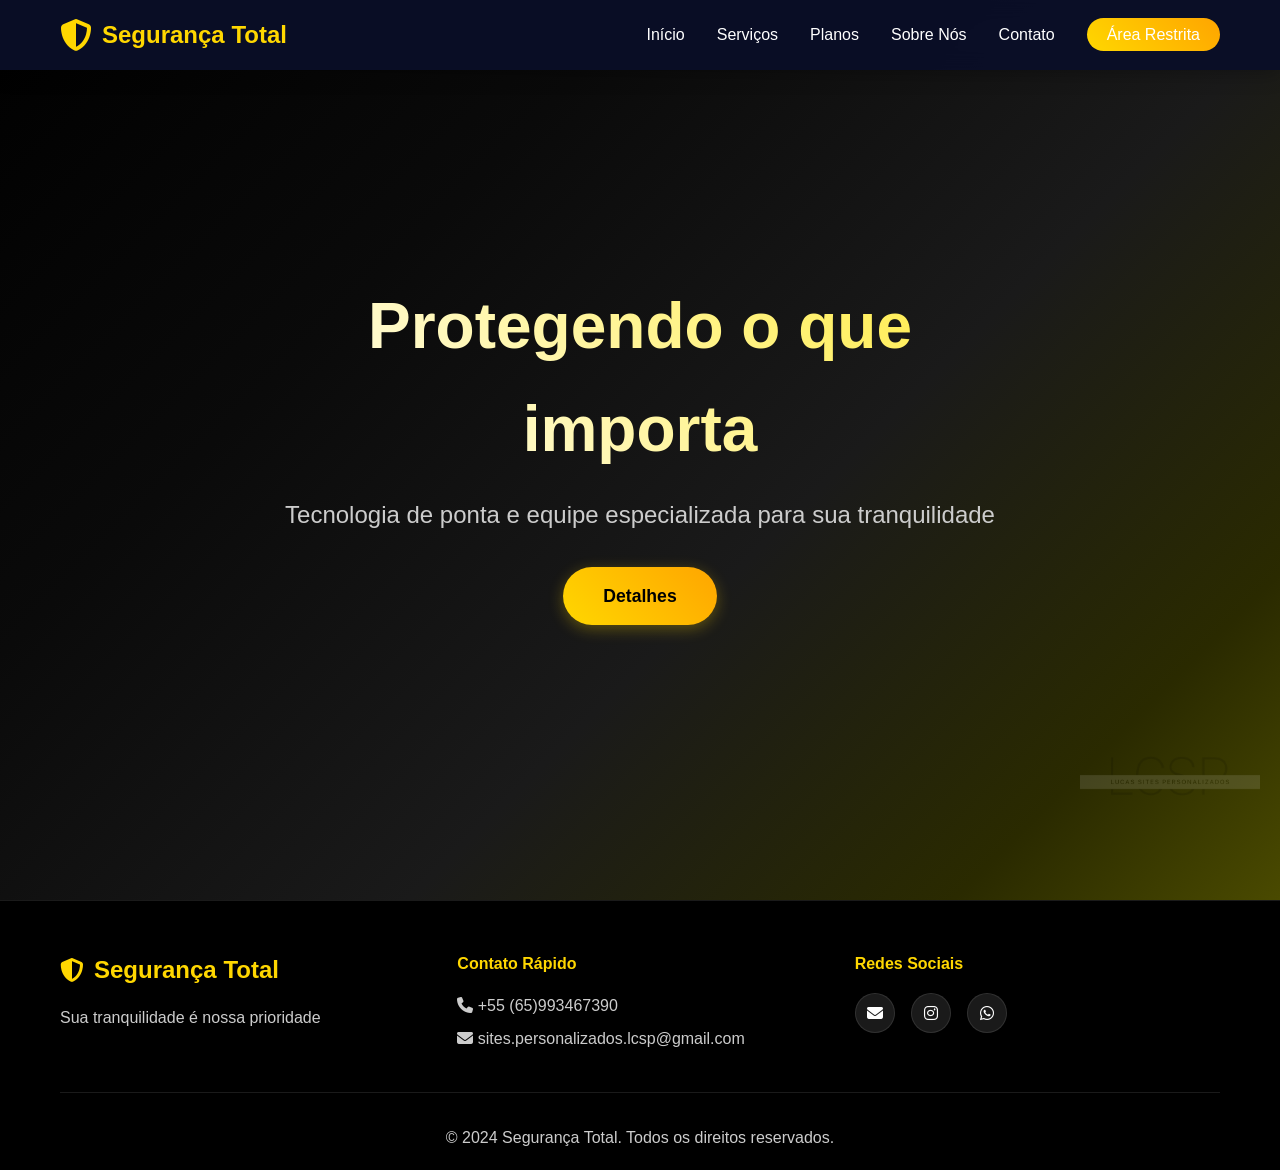
<file: index.html>
<!DOCTYPE html>
<html lang="pt-BR">
<head>
    <meta charset="UTF-8">
    <meta name="viewport" content="width=device-width, initial-scale=1.0">
    <title>Segurança Total - Protegendo o que importa</title>
    <link rel="stylesheet" href="style.css">
    <link rel="stylesheet" href="https://cdnjs.cloudflare.com/ajax/libs/font-awesome/6.4.0/css/all.min.css">
</head>
<body>
    <!-- Menu Fixo -->
    <header class="header">
        <nav class="navbar">
            <div class="nav-container">
                <div class="nav-logo">
                    <i class="fas fa-shield-alt"></i>
                    <span>Segurança Total</span>
                </div>
                <ul class="nav-menu">
                    <li class="nav-item">
                        <a href="#home" class="nav-link">Início</a>
                    </li>
                    <li class="nav-item">
                        <a href="services.html" class="nav-link">Serviços</a>
                    </li>
                    <li class="nav-item">
                        <a href="plans.html" class="nav-link">Planos</a>
                    </li>
                    <li class="nav-item">
                        <a href="about.html" class="nav-link">Sobre Nós</a>
                    </li>
                    <li class="nav-item">
                        <a href="contact.html" class="nav-link">Contato</a>
                    </li>
                    <li class="nav-item">
                        <a href="login.html" class="nav-link login-btn">Área Restrita</a>
                    </li>
                </ul>
                <div class="hamburger">
                    <span class="bar"></span>
                    <span class="bar"></span>
                    <span class="bar"></span>
                </div>
            </div>
        </nav>
    </header>

    <main>
        <!-- Banner Principal -->
        <section id="home" class="hero">
            <div class="hero-content">
                <h1 class="hero-title">Protegendo o que importa</h1>
                <p class="hero-subtitle">Tecnologia de ponta e equipe especializada para sua tranquilidade</p>
                <a href="services.html" class="cta-button">Detalhes</a>
            </div>
            <div class="hero-bg">
                <div class="security-overlay"></div>
                <div class="bubbles-container">
                    <div class="bubble bubble-1"></div>
                    <div class="bubble bubble-2"></div>
                    <div class="bubble bubble-3"></div>
                    <div class="bubble bubble-4"></div>
                    <div class="bubble bubble-5"></div>
                    <div class="bubble bubble-6"></div>
                    <div class="bubble bubble-7"></div>
                    <div class="bubble bubble-8"></div>
                    <div class="bubble bubble-9"></div>
                    <div class="bubble bubble-10"></div>
                    <div class="bubble bubble-11"></div>
                    <div class="bubble bubble-12"></div>
                </div>
            </div>
        </section>
    </main>

    <!-- Rodapé -->
    <footer class="footer">
        <div class="container">
            <div class="footer-content">
                <div class="footer-section">
                    <div class="footer-logo">
                        <i class="fas fa-shield-alt"></i>
                        <span>Segurança Total</span>
                    </div>
                    <p>Sua tranquilidade é nossa prioridade</p>
                </div>
                <div class="footer-section">
                    <h4>Contato Rápido</h4>
                    <p><i class="fas fa-phone"></i> +55 (65)993467390</p>
                    <p><i class="fas fa-envelope"></i> sites.personalizados.lcsp@gmail.com</p>
                </div>
                <div class="footer-section">
                    <h4>Redes Sociais</h4>
                    <div class="social-links">
                        <a href="https://mail.google.com/mail/?view=cm&to=sites.personalizados.lcsp@gmail.com" target="_blank" aria-label="Email"><i class="fas fa-envelope"></i></a>
                        <a href="https://www.instagram.com/lcsp.web/" target="_blank" aria-label="Instagram"><i class="fab fa-instagram"></i></a>
                        <a href="#" aria-label="WhatsApp"><i class="fab fa-whatsapp"></i></a>
                    </div>
                </div>
            </div>
            <div class="footer-bottom">
                <p>&copy; 2024 Segurança Total. Todos os direitos reservados.</p>
            </div>
        </div>
    </footer>

    <!-- Watermark -->
    <div class="watermark">
        <img src="assets/marca d'água off.png" alt="Marca d'água">
    </div>

    <script src="script.js"></script>
</body>
</html>
</file>
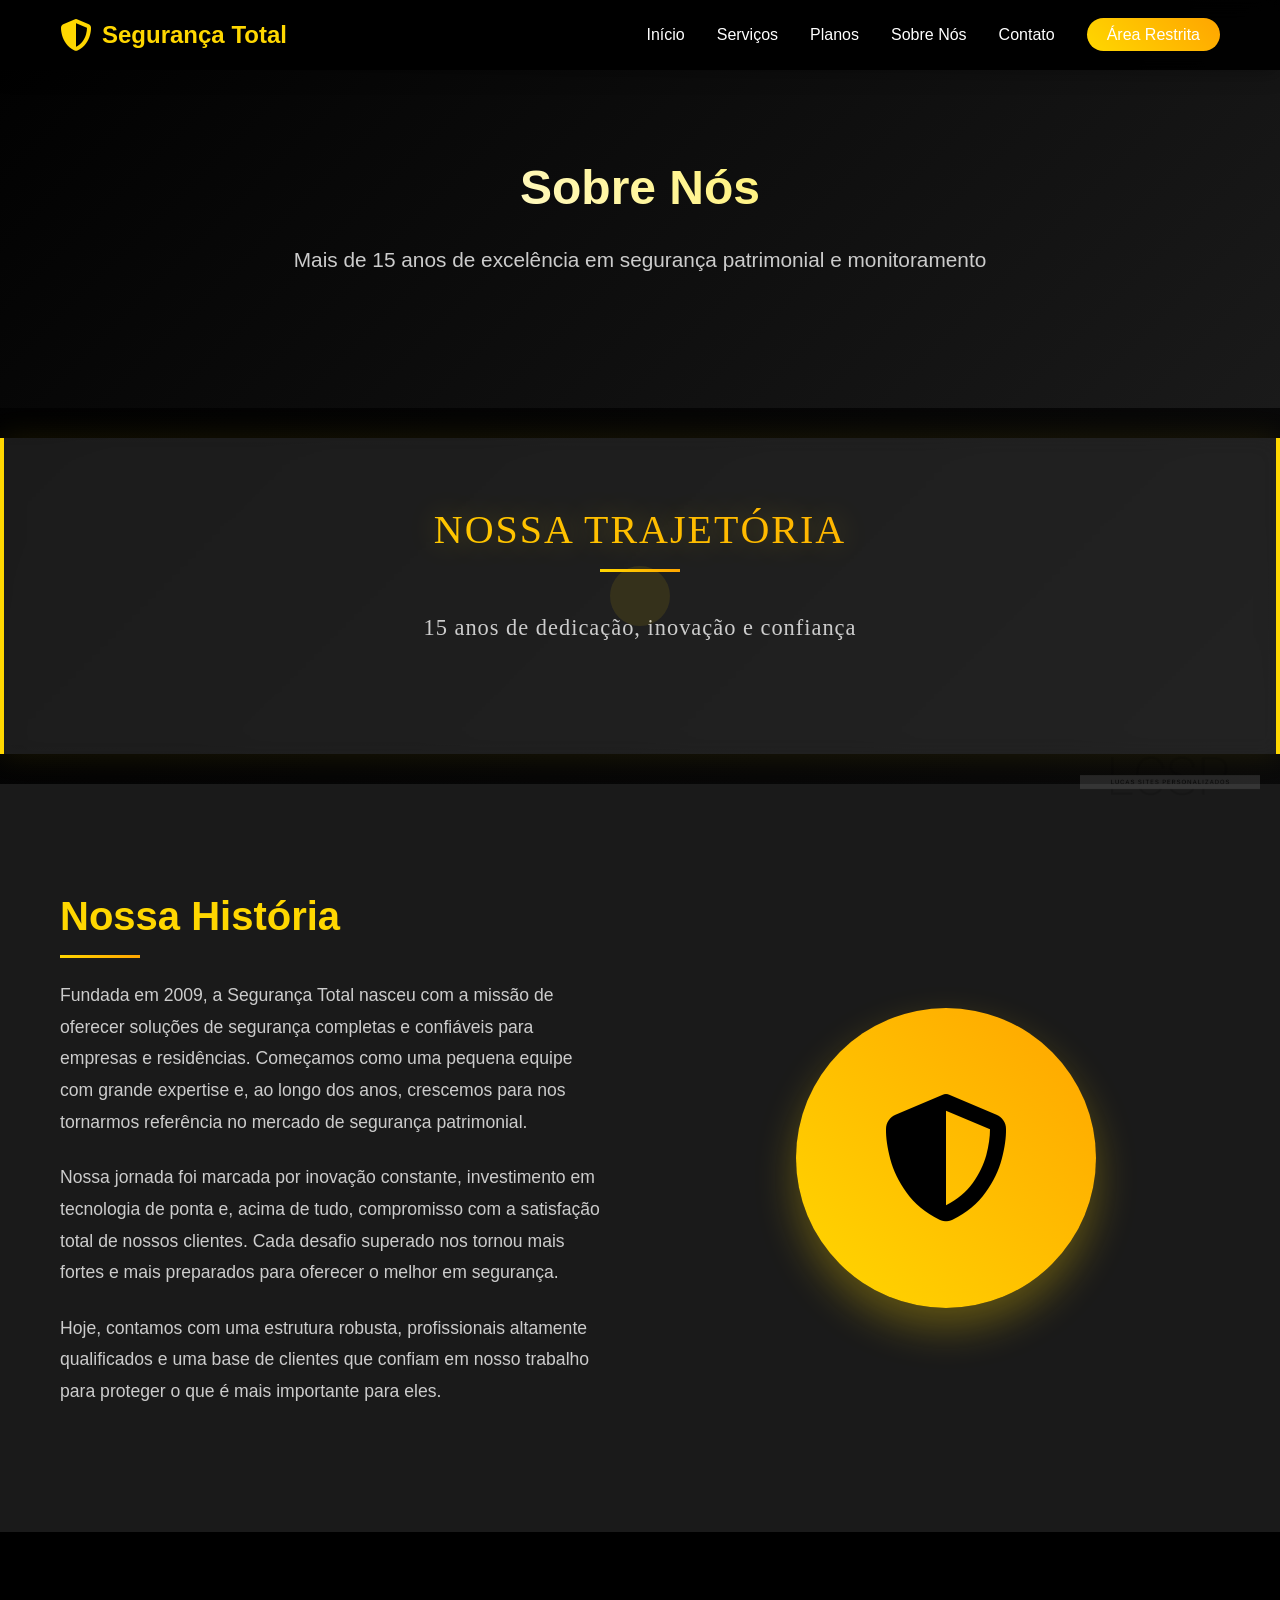
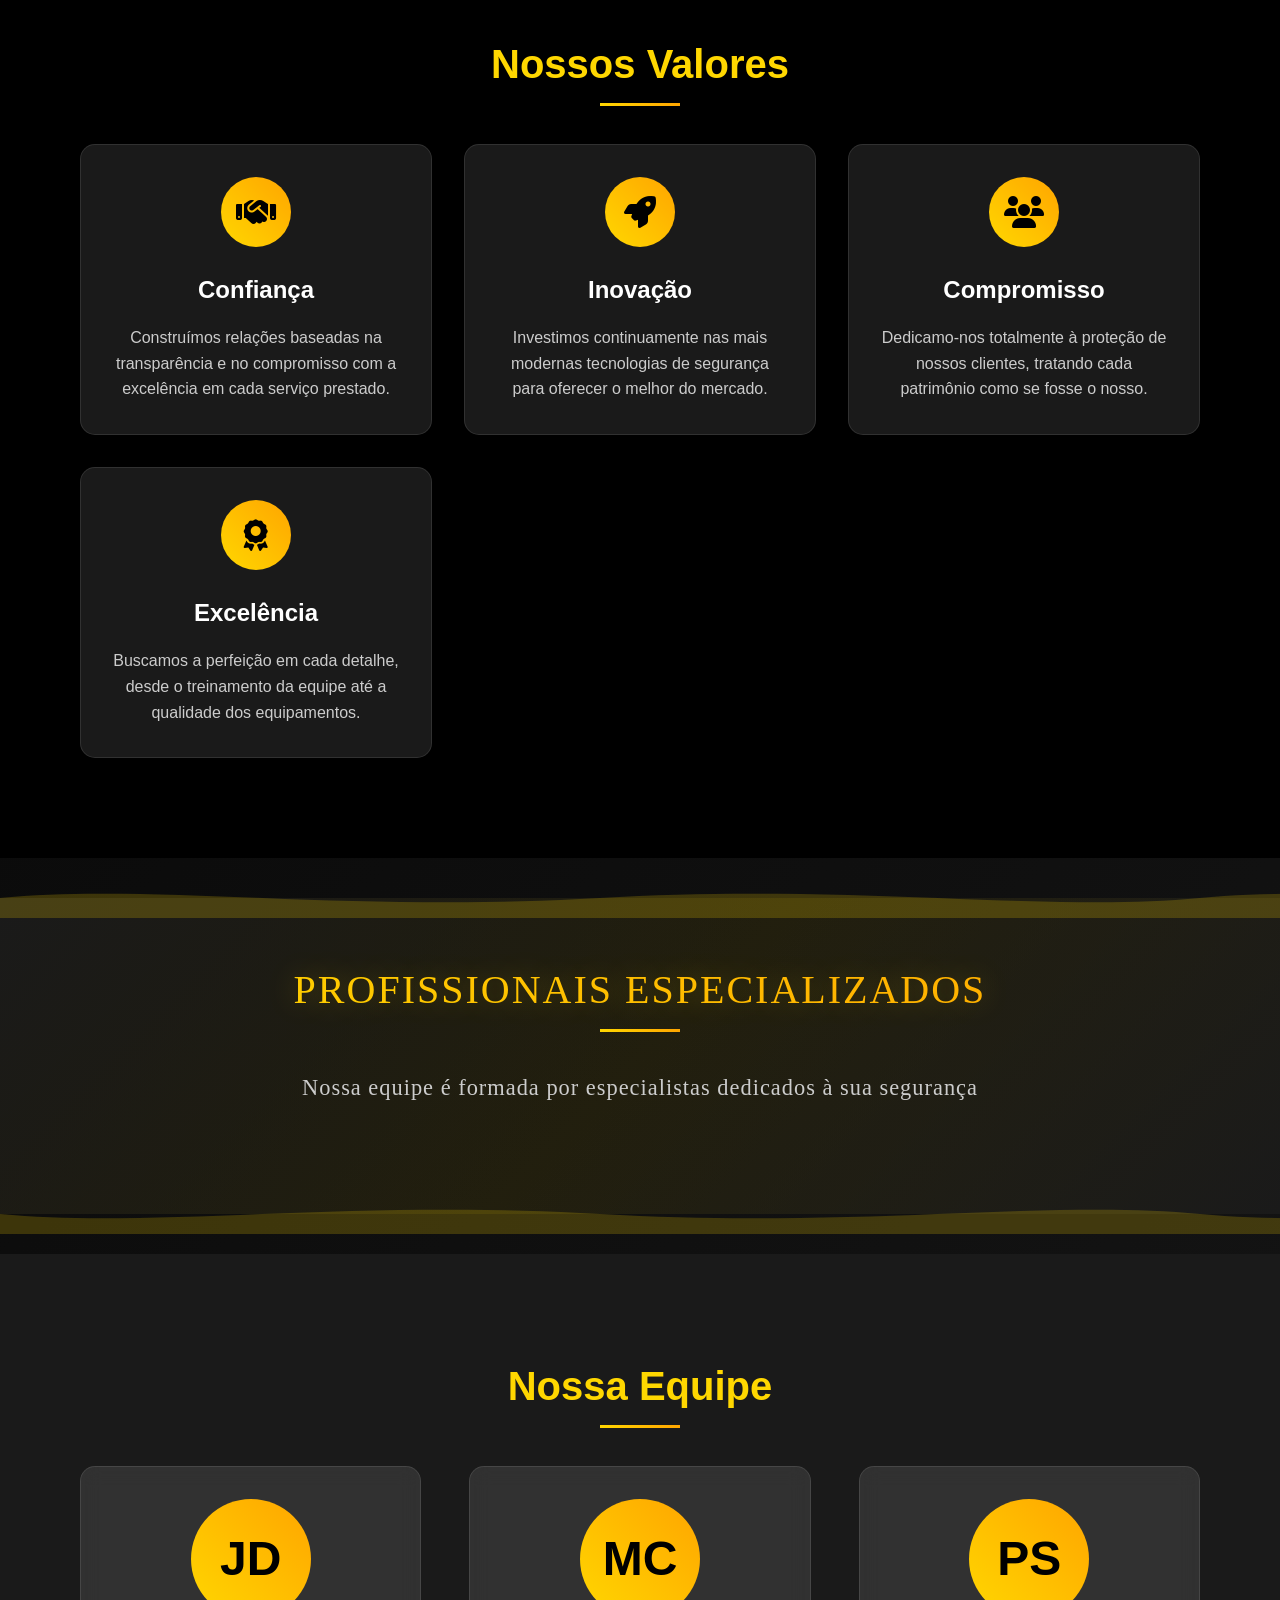
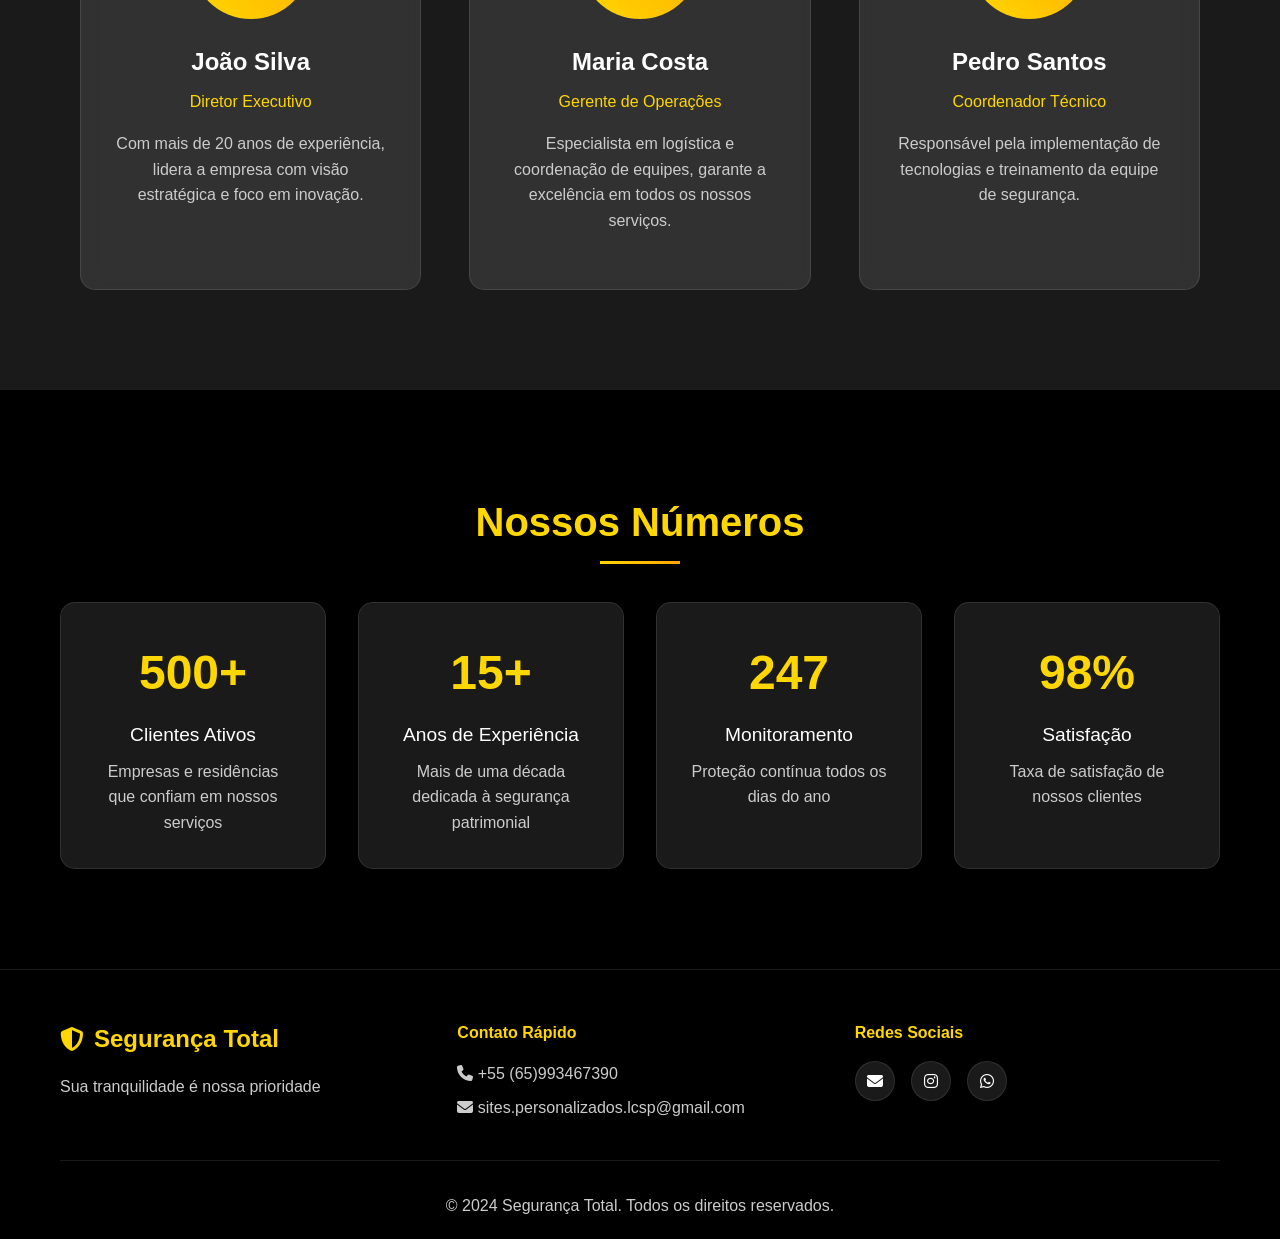
<file: about.html>
<!DOCTYPE html>
<html lang="pt-BR">
<head>
    <meta charset="UTF-8">
    <meta name="viewport" content="width=device-width, initial-scale=1.0">
    <title>Sobre Nós - Segurança Total</title>
    <link rel="stylesheet" href="style.css">
    <link rel="stylesheet" href="https://cdnjs.cloudflare.com/ajax/libs/font-awesome/6.4.0/css/all.min.css">
    <style>
        /* About Page Specific Styles */
        .about-hero {
            padding: 150px 0 100px;
            text-align: center;
            background: linear-gradient(135deg, var(--primary-dark) 0%, var(--secondary-dark) 100%);
            position: relative;
            overflow: hidden;
        }

        .about-hero-content {
            max-width: 800px;
            margin: 0 auto;
            padding: 0 20px;
        }

        .about-hero-title {
            font-size: 3rem;
            font-weight: bold;
            margin-bottom: 1rem;
            background: linear-gradient(45deg, var(--text-light), var(--neon-yellow));
            -webkit-background-clip: text;
            -webkit-text-fill-color: transparent;
            background-clip: text;
            animation: glow 2s ease-in-out infinite alternate;
        }

        .about-hero-subtitle {
            font-size: 1.3rem;
            color: var(--text-gray);
            margin-bottom: 2rem;
        }

        .about-story {
            padding: 100px 0;
            background: var(--secondary-dark);
        }

        .story-container {
            max-width: 1200px;
            margin: 0 auto;
            padding: 0 20px;
            display: grid;
            grid-template-columns: 1fr 1fr;
            gap: 4rem;
            align-items: center;
        }

        .story-text {
            color: var(--text-light);
        }

        .story-text h2 {
            font-size: 2.5rem;
            color: var(--accent-yellow);
            margin-bottom: 2rem;
            position: relative;
        }

        .story-text h2::after {
            content: '';
            position: absolute;
            bottom: -10px;
            left: 0;
            width: 80px;
            height: 3px;
            background: linear-gradient(45deg, var(--accent-yellow), var(--neon-orange));
        }

        .story-text p {
            color: var(--text-gray);
            line-height: 1.8;
            margin-bottom: 1.5rem;
            font-size: 1.1rem;
        }

        .story-image {
            display: flex;
            justify-content: center;
            align-items: center;
        }

        .story-badge {
            width: 300px;
            height: 300px;
            background: linear-gradient(45deg, var(--accent-yellow), var(--neon-orange));
            border-radius: 50%;
            display: flex;
            align-items: center;
            justify-content: center;
            font-size: 8rem;
            color: var(--primary-dark);
            animation: pulse 2s infinite;
            box-shadow: 0 20px 40px rgba(255, 215, 0, 0.3);
        }

        .values-section {
            padding: 100px 0;
            background: var(--primary-dark);
        }

        .values-title {
            text-align: center;
            font-size: 2.5rem;
            margin-bottom: 3rem;
            color: var(--accent-yellow);
            position: relative;
        }

        .values-title::after {
            content: '';
            position: absolute;
            bottom: -10px;
            left: 50%;
            transform: translateX(-50%);
            width: 80px;
            height: 3px;
            background: linear-gradient(45deg, var(--accent-yellow), var(--neon-orange));
        }

        .values-grid {
            display: grid;
            grid-template-columns: repeat(auto-fit, minmax(280px, 1fr));
            gap: 2rem;
            max-width: 1200px;
            margin: 0 auto;
            padding: 0 20px;
        }

        .value-card {
            background: var(--glass-bg);
            backdrop-filter: blur(10px);
            border: 1px solid rgba(255, 255, 255, 0.1);
            border-radius: 15px;
            padding: 2rem;
            text-align: center;
            transition: all 0.3s ease;
        }

        .value-card:hover {
            transform: translateY(-10px);
            box-shadow: 0 20px 40px rgba(255, 215, 0, 0.2);
            border-color: var(--accent-yellow);
        }

        .value-icon {
            width: 70px;
            height: 70px;
            background: linear-gradient(45deg, var(--accent-yellow), var(--neon-orange));
            border-radius: 50%;
            display: flex;
            align-items: center;
            justify-content: center;
            font-size: 2rem;
            color: var(--primary-dark);
            margin: 0 auto 1.5rem;
            transition: all 0.3s ease;
        }

        .value-card:hover .value-icon {
            transform: scale(1.1) rotate(5deg);
            box-shadow: 0 10px 25px rgba(255, 215, 0, 0.4);
        }

        .value-title {
            font-size: 1.5rem;
            color: var(--text-light);
            margin-bottom: 1rem;
            font-weight: bold;
        }

        .value-description {
            color: var(--text-gray);
            line-height: 1.6;
        }

        .team-section {
            padding: 100px 0;
            background: var(--secondary-dark);
        }

        .team-title {
            text-align: center;
            font-size: 2.5rem;
            margin-bottom: 3rem;
            color: var(--accent-yellow);
            position: relative;
        }

        .team-title::after {
            content: '';
            position: absolute;
            bottom: -10px;
            left: 50%;
            transform: translateX(-50%);
            width: 80px;
            height: 3px;
            background: linear-gradient(45deg, var(--accent-yellow), var(--neon-orange));
        }

        .team-grid {
            display: grid;
            grid-template-columns: repeat(auto-fit, minmax(300px, 1fr));
            gap: 3rem;
            max-width: 1200px;
            margin: 0 auto;
            padding: 0 20px;
        }

        .team-member {
            background: var(--glass-bg);
            backdrop-filter: blur(10px);
            border: 1px solid rgba(255, 255, 255, 0.1);
            border-radius: 15px;
            padding: 2rem;
            text-align: center;
            transition: all 0.3s ease;
        }

        .team-member:hover {
            transform: translateY(-10px);
            box-shadow: 0 20px 40px rgba(255, 215, 0, 0.2);
            border-color: var(--accent-yellow);
        }

        .member-avatar {
            width: 120px;
            height: 120px;
            background: linear-gradient(45deg, var(--accent-yellow), var(--neon-orange));
            border-radius: 50%;
            display: flex;
            align-items: center;
            justify-content: center;
            font-size: 3rem;
            color: var(--primary-dark);
            margin: 0 auto 1.5rem;
            font-weight: bold;
        }

        .member-name {
            font-size: 1.5rem;
            color: var(--text-light);
            margin-bottom: 0.5rem;
            font-weight: bold;
        }

        .member-role {
            color: var(--accent-yellow);
            margin-bottom: 1rem;
            font-weight: 500;
        }

        .member-description {
            color: var(--text-gray);
            line-height: 1.6;
            margin-bottom: 1.5rem;
        }

        .member-social {
            display: flex;
            justify-content: center;
            gap: 1rem;
        }

        .member-social a {
            width: 40px;
            height: 40px;
            background: rgba(255, 255, 255, 0.1);
            border: 1px solid rgba(255, 255, 255, 0.2);
            border-radius: 50%;
            display: flex;
            align-items: center;
            justify-content: center;
            color: var(--text-light);
            text-decoration: none;
            transition: all 0.3s ease;
        }

        .member-social a:hover {
            background: var(--accent-yellow);
            color: var(--primary-dark);
            transform: translateY(-3px);
        }

        .stats-section {
            padding: 100px 0;
            background: var(--primary-dark);
        }

        .stats-container {
            max-width: 1200px;
            margin: 0 auto;
            padding: 0 20px;
        }

        .stats-title {
            text-align: center;
            font-size: 2.5rem;
            margin-bottom: 3rem;
            color: var(--accent-yellow);
            position: relative;
        }

        .stats-title::after {
            content: '';
            position: absolute;
            bottom: -10px;
            left: 50%;
            transform: translateX(-50%);
            width: 80px;
            height: 3px;
            background: linear-gradient(45deg, var(--accent-yellow), var(--neon-orange));
        }

        .stats-grid {
            display: grid;
            grid-template-columns: repeat(auto-fit, minmax(250px, 1fr));
            gap: 2rem;
        }

        .stat-card {
            background: var(--glass-bg);
            backdrop-filter: blur(10px);
            border: 1px solid rgba(255, 255, 255, 0.1);
            border-radius: 15px;
            padding: 2rem;
            text-align: center;
            transition: all 0.3s ease;
        }

        .stat-card:hover {
            transform: translateY(-10px);
            box-shadow: 0 20px 40px rgba(255, 215, 0, 0.2);
            border-color: var(--accent-yellow);
        }

        .stat-number {
            font-size: 3rem;
            color: var(--accent-yellow);
            font-weight: bold;
            margin-bottom: 0.5rem;
        }

        .stat-label {
            color: var(--text-light);
            font-size: 1.2rem;
            margin-bottom: 0.5rem;
        }

        .stat-description {
            color: var(--text-gray);
            line-height: 1.6;
        }

        /* Responsive Design */
        @media (max-width: 768px) {
            .about-hero-title {
                font-size: 2rem;
            }

            .story-container {
                grid-template-columns: 1fr;
                gap: 2rem;
            }

            .story-badge {
                width: 200px;
                height: 200px;
                font-size: 5rem;
            }

            .values-grid {
                grid-template-columns: 1fr;
            }

            .team-grid {
                grid-template-columns: 1fr;
            }

            .stats-grid {
                grid-template-columns: 1fr;
            }
        }

        @media (max-width: 480px) {
            .about-hero-title {
                font-size: 1.5rem;
            }

            .story-text h2 {
                font-size: 2rem;
            }

            .member-avatar {
                width: 100px;
                height: 100px;
                font-size: 2.5rem;
            }

            .stat-number {
                font-size: 2.5rem;
            }
        }
    </style>
</head>
<body>
    <!-- Header -->
    <header class="header">
        <nav class="navbar">
            <div class="nav-container">
                <div class="nav-logo">
                    <i class="fas fa-shield-alt"></i>
                    <span>Segurança Total</span>
                </div>
                <ul class="nav-menu">
                    <li class="nav-item">
                        <a href="index.html" class="nav-link">Início</a>
                    </li>
                    <li class="nav-item">
                        <a href="services.html" class="nav-link">Serviços</a>
                    </li>
                    <li class="nav-item">
                        <a href="plans.html" class="nav-link">Planos</a>
                    </li>
                    <li class="nav-item">
                        <a href="about.html" class="nav-link">Sobre Nós</a>
                    </li>
                    <li class="nav-item">
                        <a href="contact.html" class="nav-link">Contato</a>
                    </li>
                    <li class="nav-item">
                        <a href="login.html" class="nav-link login-btn">Área Restrita</a>
                    </li>
                </ul>
                <div class="hamburger">
                    <span class="bar"></span>
                    <span class="bar"></span>
                    <span class="bar"></span>
                </div>
            </div>
        </nav>
    </header>

    <main>
        <!-- About Hero Section -->
        <section class="about-hero">
            <div class="about-hero-content">
                <h1 class="about-hero-title">Sobre Nós</h1>
                <p class="about-hero-subtitle">Mais de 15 anos de excelência em segurança patrimonial e monitoramento</p>
            </div>
        </section>

        <!-- Section Divider -->
        <div class="section-divider-alt">
            <div class="container">
                <h2 class="section-title">Nossa Trajetória</h2>
                <p class="section-subtitle">15 anos de dedicação, inovação e confiança</p>
            </div>
        </div>

        <!-- Story Section -->
        <section class="about-story">
            <div class="story-container">
                <div class="story-text">
                    <h2>Nossa História</h2>
                    <p>Fundada em 2009, a Segurança Total nasceu com a missão de oferecer soluções de segurança completas e confiáveis para empresas e residências. Começamos como uma pequena equipe com grande expertise e, ao longo dos anos, crescemos para nos tornarmos referência no mercado de segurança patrimonial.</p>
                    <p>Nossa jornada foi marcada por inovação constante, investimento em tecnologia de ponta e, acima de tudo, compromisso com a satisfação total de nossos clientes. Cada desafio superado nos tornou mais fortes e mais preparados para oferecer o melhor em segurança.</p>
                    <p>Hoje, contamos com uma estrutura robusta, profissionais altamente qualificados e uma base de clientes que confiam em nosso trabalho para proteger o que é mais importante para eles.</p>
                </div>
                <div class="story-image">
                    <div class="story-badge">
                        <i class="fas fa-shield-alt"></i>
                    </div>
                </div>
            </div>
        </section>

        <!-- Values Section -->
        <section class="values-section">
            <div class="container">
                <h2 class="values-title">Nossos Valores</h2>
                <div class="values-grid">
                    <div class="value-card">
                        <div class="value-icon">
                            <i class="fas fa-handshake"></i>
                        </div>
                        <h3 class="value-title">Confiança</h3>
                        <p class="value-description">Construímos relações baseadas na transparência e no compromisso com a excelência em cada serviço prestado.</p>
                    </div>
                    <div class="value-card">
                        <div class="value-icon">
                            <i class="fas fa-rocket"></i>
                        </div>
                        <h3 class="value-title">Inovação</h3>
                        <p class="value-description">Investimos continuamente nas mais modernas tecnologias de segurança para oferecer o melhor do mercado.</p>
                    </div>
                    <div class="value-card">
                        <div class="value-icon">
                            <i class="fas fa-users"></i>
                        </div>
                        <h3 class="value-title">Compromisso</h3>
                        <p class="value-description">Dedicamo-nos totalmente à proteção de nossos clientes, tratando cada patrimônio como se fosse o nosso.</p>
                    </div>
                    <div class="value-card">
                        <div class="value-icon">
                            <i class="fas fa-award"></i>
                        </div>
                        <h3 class="value-title">Excelência</h3>
                        <p class="value-description">Buscamos a perfeição em cada detalhe, desde o treinamento da equipe até a qualidade dos equipamentos.</p>
                    </div>
                </div>
            </div>
        </section>

        <!-- Wave Divider -->
        <div class="wave-divider">
            <div class="container">
                <h2 class="section-title">Profissionais Especializados</h2>
                <p class="section-subtitle">Nossa equipe é formada por especialistas dedicados à sua segurança</p>
            </div>
        </div>

        <!-- Team Section -->
        <section class="team-section">
            <div class="container">
                <h2 class="team-title">Nossa Equipe</h2>
                <div class="team-grid">
                    <div class="team-member">
                        <div class="member-avatar">JD</div>
                        <h3 class="member-name">João Silva</h3>
                        <p class="member-role">Diretor Executivo</p>
                        <p class="member-description">Com mais de 20 anos de experiência, lidera a empresa com visão estratégica e foco em inovação.</p>
                    </div>
                    <div class="team-member">
                        <div class="member-avatar">MC</div>
                        <h3 class="member-name">Maria Costa</h3>
                        <p class="member-role">Gerente de Operações</p>
                        <p class="member-description">Especialista em logística e coordenação de equipes, garante a excelência em todos os nossos serviços.</p>
                    </div>
                    <div class="team-member">
                        <div class="member-avatar">PS</div>
                        <h3 class="member-name">Pedro Santos</h3>
                        <p class="member-role">Coordenador Técnico</p>
                        <p class="member-description">Responsável pela implementação de tecnologias e treinamento da equipe de segurança.</p>
                    </div>
                </div>
            </div>
        </section>

        <!-- Stats Section -->
        <section class="stats-section">
            <div class="stats-container">
                <h2 class="stats-title">Nossos Números</h2>
                <div class="stats-grid">
                    <div class="stat-card">
                        <div class="stat-number">500+</div>
                        <div class="stat-label">Clientes Ativos</div>
                        <div class="stat-description">Empresas e residências que confiam em nossos serviços</div>
                    </div>
                    <div class="stat-card">
                        <div class="stat-number">15+</div>
                        <div class="stat-label">Anos de Experiência</div>
                        <div class="stat-description">Mais de uma década dedicada à segurança patrimonial</div>
                    </div>
                    <div class="stat-card">
                        <div class="stat-number">24/7</div>
                        <div class="stat-label">Monitoramento</div>
                        <div class="stat-description">Proteção contínua todos os dias do ano</div>
                    </div>
                    <div class="stat-card">
                        <div class="stat-number">98%</div>
                        <div class="stat-label">Satisfação</div>
                        <div class="stat-description">Taxa de satisfação de nossos clientes</div>
                    </div>
                </div>
            </div>
        </section>
    </main>

    <!-- Footer -->
    <footer class="footer">
        <div class="container">
            <div class="footer-content">
                <div class="footer-section">
                    <div class="footer-logo">
                        <i class="fas fa-shield-alt"></i>
                        <span>Segurança Total</span>
                    </div>
                    <p>Sua tranquilidade é nossa prioridade</p>
                </div>
                <div class="footer-section">
                    <h4>Contato Rápido</h4>
                    <p><i class="fas fa-phone"></i> +55 (65)993467390</p>
                    <p><i class="fas fa-envelope"></i> sites.personalizados.lcsp@gmail.com</p>
                </div>
                <div class="footer-section">
                    <h4>Redes Sociais</h4>
                    <div class="social-links">
                        <a href="https://mail.google.com/mail/?view=cm&to=sites.personalizados.lcsp@gmail.com" target="_blank" aria-label="Email"><i class="fas fa-envelope"></i></a>
                        <a href="https://www.instagram.com/lcsp.web/" target="_blank" aria-label="Instagram"><i class="fab fa-instagram"></i></a>
                        <a href="#" aria-label="WhatsApp"><i class="fab fa-whatsapp"></i></a>
                    </div>
                </div>
            </div>
            <div class="footer-bottom">
                <p>&copy; 2024 Segurança Total. Todos os direitos reservados.</p>
            </div>
        </div>
    </footer>

    <script>
        // Mobile menu toggle
        const hamburger = document.querySelector('.hamburger');
        const navMenu = document.querySelector('.nav-menu');

        hamburger.addEventListener('click', () => {
            hamburger.classList.toggle('active');
            navMenu.classList.toggle('active');
        });

        // Close mobile menu when clicking on a link
        document.querySelectorAll('.nav-link').forEach(link => {
            link.addEventListener('click', () => {
                hamburger.classList.remove('active');
                navMenu.classList.remove('active');
            });
        });

        // Header scroll effect
        window.addEventListener('scroll', () => {
            const header = document.querySelector('.header');
            if (window.scrollY > 100) {
                header.style.background = 'rgba(0, 0, 0, 0.98)';
                header.style.boxShadow = '0 4px 30px rgba(0, 0, 0, 0.5)';
            } else {
                header.style.background = 'rgba(0, 0, 0, 0.95)';
                header.style.boxShadow = '0 2px 20px rgba(0, 0, 0, 0.3)';
            }
        });

        // Intersection Observer for animations
        const observerOptions = {
            threshold: 0.1,
            rootMargin: '0px 0px -50px 0px'
        };

        const observer = new IntersectionObserver((entries) => {
            entries.forEach(entry => {
                if (entry.isIntersecting) {
                    entry.target.style.opacity = '1';
                    entry.target.style.transform = 'translateY(0)';
                }
            });
        }, observerOptions);

        // Apply animation to value cards
        document.addEventListener('DOMContentLoaded', () => {
            const valueCards = document.querySelectorAll('.value-card');
            valueCards.forEach((card, index) => {
                card.style.opacity = '0';
                card.style.transform = 'translateY(30px)';
                card.style.transition = `opacity 0.6s ease ${index * 0.1}s, transform 0.6s ease ${index * 0.1}s`;
                observer.observe(card);
            });

            // Apply animation to team members
            const teamMembers = document.querySelectorAll('.team-member');
            teamMembers.forEach((member, index) => {
                member.style.opacity = '0';
                member.style.transform = 'translateX(-30px)';
                member.style.transition = `opacity 0.6s ease ${index * 0.1}s, transform 0.6s ease ${index * 0.1}s`;
                observer.observe(member);
            });

            // Apply animation to stat cards
            const statCards = document.querySelectorAll('.stat-card');
            statCards.forEach((card, index) => {
                card.style.opacity = '0';
                card.style.transform = 'translateY(30px)';
                card.style.transition = `opacity 0.6s ease ${index * 0.1}s, transform 0.6s ease ${index * 0.1}s`;
                observer.observe(card);
            });

            // Counter animation for stats
            const statNumbers = document.querySelectorAll('.stat-number');
            statNumbers.forEach(stat => {
                const finalValue = stat.textContent;
                const isPercentage = finalValue.includes('%');
                const isPlus = finalValue.includes('+');
                const numericValue = parseInt(finalValue.replace(/\D/g, ''));
                
                if (!isNaN(numericValue)) {
                    let currentValue = 0;
                    const increment = numericValue / 50;
                    const timer = setInterval(() => {
                        currentValue += increment;
                        if (currentValue >= numericValue) {
                            currentValue = numericValue;
                            clearInterval(timer);
                        }
                        let displayValue = Math.floor(currentValue);
                        if (isPlus) displayValue += '+';
                        if (isPercentage) displayValue += '%';
                        stat.textContent = displayValue;
                    }, 30);
                }
            });
        });
    </script>

    <!-- Watermark -->
    <div class="watermark">
        <img src="assets/marca d'água off.png" alt="Marca d'água">
    </div>
</body>
</html>
</file>
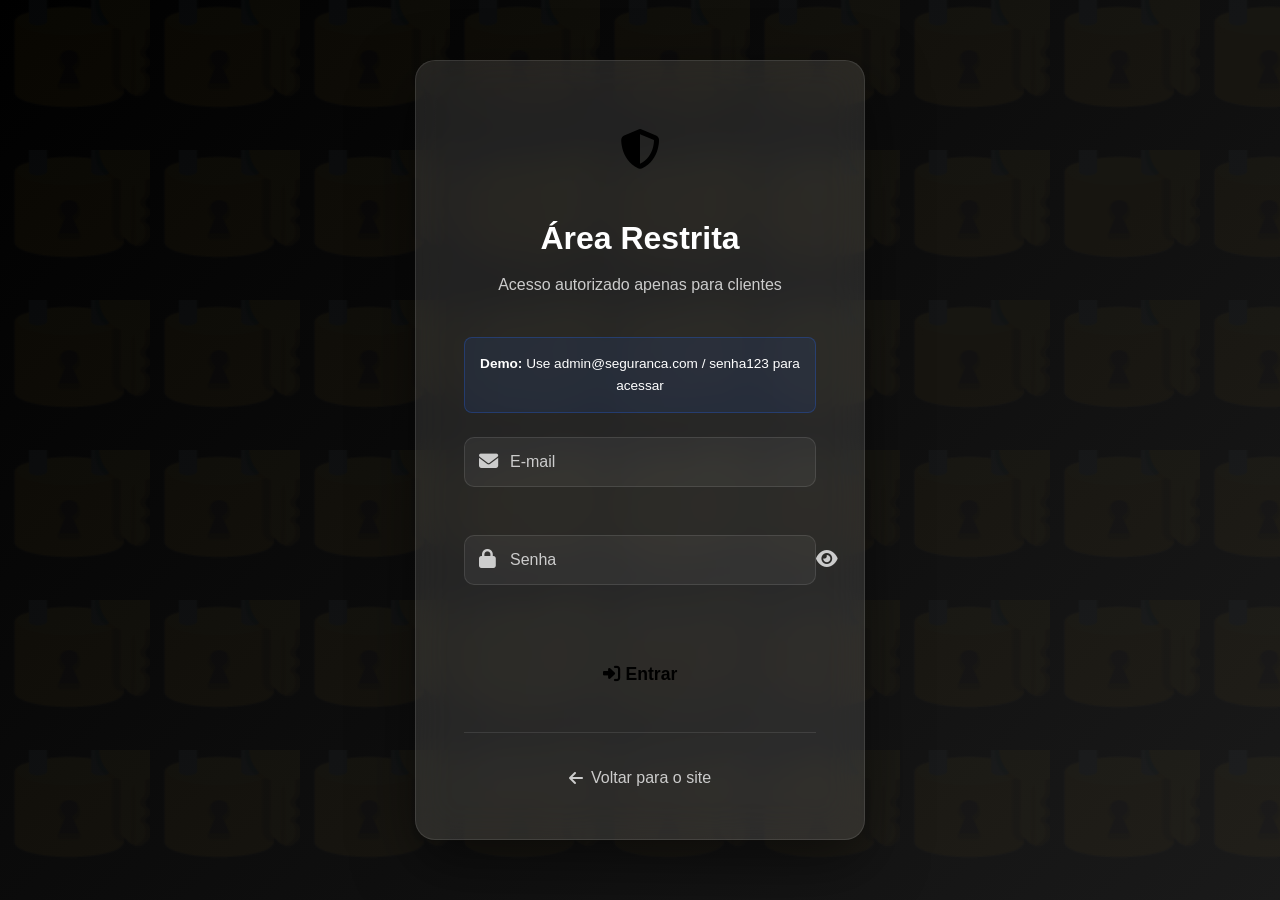
<file: dashboard.html>
<!DOCTYPE html>
<html lang="pt-BR">
<head>
    <meta charset="UTF-8">
    <meta name="viewport" content="width=device-width, initial-scale=1.0">
    <title>Dashboard | Segurança Total</title>
    <link rel="stylesheet" href="style.css">
    <link rel="stylesheet" href="https://cdnjs.cloudflare.com/ajax/libs/font-awesome/6.4.0/css/all.min.css">
    <style>
        /* Dashboard Specific Styles */
        .dashboard-container {
            min-height: 100vh;
            background: linear-gradient(135deg, var(--primary-dark) 0%, var(--secondary-dark) 100%);
            position: relative;
        }

        .dashboard-header {
            background: rgba(10, 14, 39, 0.95);
            backdrop-filter: blur(10px);
            padding: 1rem 0;
            box-shadow: 0 2px 20px rgba(0, 0, 0, 0.3);
            position: sticky;
            top: 0;
            z-index: 1000;
        }

        .dashboard-nav {
            max-width: 1200px;
            margin: 0 auto;
            padding: 0 20px;
            display: flex;
            justify-content: space-between;
            align-items: center;
        }

        .dashboard-logo {
            display: flex;
            align-items: center;
            gap: 10px;
            font-size: 1.5rem;
            font-weight: bold;
            color: var(--neon-green);
        }

        .dashboard-logo i {
            font-size: 2rem;
        }

        .user-menu {
            display: flex;
            align-items: center;
            gap: 1.5rem;
        }

        .user-info {
            display: flex;
            align-items: center;
            gap: 0.75rem;
            padding: 0.5rem 1rem;
            background: var(--glass-bg);
            border: 1px solid rgba(255, 255, 255, 0.1);
            border-radius: 25px;
        }

        .user-avatar {
            width: 35px;
            height: 35px;
            background: linear-gradient(45deg, var(--neon-green), var(--neon-blue));
            border-radius: 50%;
            display: flex;
            align-items: center;
            justify-content: center;
            color: var(--primary-dark);
            font-weight: bold;
        }

        .user-email {
            color: var(--text-gray);
            font-size: 0.9rem;
        }

        .logout-btn {
            background: linear-gradient(45deg, #ff3b30, #ff6b6b);
            color: white;
            border: none;
            padding: 0.5rem 1.5rem;
            border-radius: 25px;
            cursor: pointer;
            font-weight: bold;
            transition: all 0.3s ease;
            display: flex;
            align-items: center;
            gap: 0.5rem;
        }

        .logout-btn:hover {
            transform: translateY(-2px);
            box-shadow: 0 5px 15px rgba(255, 59, 48, 0.4);
        }

        .dashboard-content {
            max-width: 1200px;
            margin: 0 auto;
            padding: 3rem 20px;
        }

        .welcome-section {
            text-align: center;
            margin-bottom: 3rem;
            animation: fadeInUp 0.8s ease;
        }

        @keyframes fadeInUp {
            from {
                opacity: 0;
                transform: translateY(30px);
            }
            to {
                opacity: 1;
                transform: translateY(0);
            }
        }

        .welcome-title {
            font-size: 2.5rem;
            color: var(--text-light);
            margin-bottom: 1rem;
            background: linear-gradient(45deg, var(--text-light), var(--neon-green));
            -webkit-background-clip: text;
            -webkit-text-fill-color: transparent;
            background-clip: text;
        }

        .welcome-subtitle {
            color: var(--text-gray);
            font-size: 1.2rem;
        }

        .dashboard-grid {
            display: grid;
            grid-template-columns: repeat(auto-fit, minmax(300px, 1fr));
            gap: 2rem;
            margin-bottom: 3rem;
        }

        .dashboard-card {
            background: var(--glass-bg);
            backdrop-filter: blur(10px);
            border: 1px solid rgba(255, 255, 255, 0.1);
            border-radius: 15px;
            padding: 2rem;
            transition: all 0.3s ease;
            position: relative;
            overflow: hidden;
            animation: fadeInUp 0.8s ease backwards;
        }

        .dashboard-card:nth-child(1) { animation-delay: 0.1s; }
        .dashboard-card:nth-child(2) { animation-delay: 0.2s; }
        .dashboard-card:nth-child(3) { animation-delay: 0.3s; }
        .dashboard-card:nth-child(4) { animation-delay: 0.4s; }

        .dashboard-card::before {
            content: '';
            position: absolute;
            top: 0;
            left: 0;
            width: 100%;
            height: 3px;
            background: linear-gradient(45deg, var(--neon-green), var(--neon-blue));
            transform: scaleX(0);
            transition: transform 0.3s ease;
        }

        .dashboard-card:hover::before {
            transform: scaleX(1);
        }

        .dashboard-card:hover {
            transform: translateY(-5px);
            box-shadow: 0 15px 40px rgba(0, 255, 136, 0.2);
            border-color: var(--neon-green);
        }

        .card-icon {
            width: 60px;
            height: 60px;
            background: linear-gradient(45deg, var(--accent-blue), var(--neon-blue));
            border-radius: 50%;
            display: flex;
            align-items: center;
            justify-content: center;
            font-size: 1.5rem;
            color: var(--text-light);
            margin-bottom: 1.5rem;
            transition: all 0.3s ease;
        }

        .dashboard-card:hover .card-icon {
            transform: scale(1.1) rotate(5deg);
            box-shadow: 0 10px 25px rgba(0, 212, 255, 0.4);
        }

        .card-title {
            font-size: 1.5rem;
            color: var(--text-light);
            margin-bottom: 1rem;
        }

        .card-value {
            font-size: 2.5rem;
            color: var(--neon-green);
            font-weight: bold;
            margin-bottom: 0.5rem;
        }

        .card-description {
            color: var(--text-gray);
            line-height: 1.6;
        }

        .status-indicator {
            display: inline-block;
            width: 12px;
            height: 12px;
            background: var(--neon-green);
            border-radius: 50%;
            margin-right: 0.5rem;
            animation: pulse 2s infinite;
        }

        .status-indicator.warning {
            background: #ffa500;
        }

        .status-indicator.danger {
            background: #ff3b30;
        }

        .quick-actions {
            background: var(--glass-bg);
            backdrop-filter: blur(10px);
            border: 1px solid rgba(255, 255, 255, 0.1);
            border-radius: 15px;
            padding: 2rem;
            margin-bottom: 3rem;
        }

        .actions-title {
            font-size: 1.8rem;
            color: var(--text-light);
            margin-bottom: 2rem;
            text-align: center;
        }

        .actions-grid {
            display: grid;
            grid-template-columns: repeat(auto-fit, minmax(200px, 1fr));
            gap: 1.5rem;
        }

        .action-btn {
            background: rgba(255, 255, 255, 0.05);
            border: 1px solid rgba(255, 255, 255, 0.1);
            border-radius: 10px;
            padding: 1.5rem;
            text-align: center;
            color: var(--text-light);
            text-decoration: none;
            transition: all 0.3s ease;
            display: flex;
            flex-direction: column;
            align-items: center;
            gap: 1rem;
        }

        .action-btn:hover {
            background: rgba(0, 255, 136, 0.1);
            border-color: var(--neon-green);
            transform: translateY(-3px);
            color: var(--neon-green);
        }

        .action-btn i {
            font-size: 2rem;
        }

        .activity-log {
            background: var(--glass-bg);
            backdrop-filter: blur(10px);
            border: 1px solid rgba(255, 255, 255, 0.1);
            border-radius: 15px;
            padding: 2rem;
        }

        .log-title {
            font-size: 1.8rem;
            color: var(--text-light);
            margin-bottom: 2rem;
        }

        .log-item {
            display: flex;
            align-items: center;
            gap: 1rem;
            padding: 1rem;
            background: rgba(255, 255, 255, 0.05);
            border-radius: 8px;
            margin-bottom: 1rem;
            transition: all 0.3s ease;
        }

        .log-item:hover {
            background: rgba(255, 255, 255, 0.1);
            transform: translateX(5px);
        }

        .log-icon {
            width: 40px;
            height: 40px;
            background: linear-gradient(45deg, var(--accent-blue), var(--neon-blue));
            border-radius: 50%;
            display: flex;
            align-items: center;
            justify-content: center;
            color: var(--text-light);
        }

        .log-content {
            flex: 1;
        }

        .log-title-text {
            color: var(--text-light);
            font-weight: bold;
            margin-bottom: 0.25rem;
        }

        .log-time {
            color: var(--text-gray);
            font-size: 0.9rem;
        }

        /* Responsive Design */
        @media (max-width: 768px) {
            .dashboard-nav {
                flex-direction: column;
                gap: 1rem;
            }

            .user-menu {
                width: 100%;
                justify-content: space-between;
            }

            .welcome-title {
                font-size: 2rem;
            }

            .dashboard-grid {
                grid-template-columns: 1fr;
            }

            .actions-grid {
                grid-template-columns: 1fr;
            }
        }

        @media (max-width: 480px) {
            .dashboard-content {
                padding: 2rem 15px;
            }

            .user-info {
                display: none;
            }

            .welcome-title {
                font-size: 1.5rem;
            }

            .card-value {
                font-size: 2rem;
            }
        }
    </style>
</head>
<body>
    <div class="dashboard-container">
        <!-- Dashboard Header -->
        <header class="dashboard-header">
            <nav class="dashboard-nav">
                <div class="dashboard-logo">
                    <i class="fas fa-shield-alt"></i>
                    <span>Segurança Total</span>
                </div>
                <div class="user-menu">
                    <div class="user-info">
                        <div class="user-avatar">
                            <i class="fas fa-user"></i>
                        </div>
                        <span class="user-email" id="userEmail">carregando...</span>
                    </div>
                    <button class="logout-btn" id="logoutBtn">
                        <i class="fas fa-sign-out-alt"></i>
                        Sair
                    </button>
                </div>
            </nav>
        </header>

        <!-- Dashboard Content -->
        <main class="dashboard-content">
            <!-- Welcome Section -->
            <section class="welcome-section">
                <h1 class="welcome-title">Bem-vindo ao Dashboard</h1>
                <p class="welcome-subtitle">Gerencie seus serviços de segurança de forma simples e eficiente</p>
            </section>

            <!-- Dashboard Cards -->
            <section class="dashboard-grid">
                <div class="dashboard-card">
                    <div class="card-icon">
                        <i class="fas fa-shield-alt"></i>
                    </div>
                    <h3 class="card-title">Segurança Ativa</h3>
                    <div class="card-value">24/7</div>
                    <p class="card-description">
                        <span class="status-indicator"></span>
                        Monitoramento em tempo real funcionando perfeitamente
                    </p>
                </div>

                <div class="dashboard-card">
                    <div class="card-icon">
                        <i class="fas fa-video"></i>
                    </div>
                    <h3 class="card-title">Câmeras Online</h3>
                    <div class="card-value">12/15</div>
                    <p class="card-description">
                        <span class="status-indicator warning"></span>
                        3 câmeras em manutenção programada
                    </p>
                </div>

                <div class="dashboard-card">
                    <div class="card-icon">
                        <i class="fas fa-users"></i>
                    </div>
                    <h3 class="card-title">Equipe em Campo</h3>
                    <div class="card-value">8</div>
                    <p class="card-description">
                        <span class="status-indicator"></span>
                        Todos os agentes em posição e ativos
                    </p>
                </div>

                <div class="dashboard-card">
                    <div class="card-icon">
                        <i class="fas fa-exclamation-triangle"></i>
                    </div>
                    <h3 class="card-title">Alertas Hoje</h3>
                    <div class="card-value">2</div>
                    <p class="card-description">
                        <span class="status-indicator"></span>
                        Alertas resolvidos rapidamente pela equipe
                    </p>
                </div>
            </section>

            <!-- Quick Actions -->
            <section class="quick-actions">
                <h2 class="actions-title">Ações Rápidas</h2>
                <div class="actions-grid">
                    <a href="#" class="action-btn">
                        <i class="fas fa-camera"></i>
                        <span>Ver Câmeras</span>
                    </a>
                    <a href="#" class="action-btn">
                        <i class="fas fa-file-alt"></i>
                        <span>Relatórios</span>
                    </a>
                    <a href="#" class="action-btn">
                        <i class="fas fa-bell"></i>
                        <span>Configurar Alertas</span>
                    </a>
                    <a href="#" class="action-btn">
                        <i class="fas fa-phone"></i>
                        <span>Contato Emergência</span>
                    </a>
                    <a href="#" class="action-btn">
                        <i class="fas fa-cog"></i>
                        <span>Configurações</span>
                    </a>
                    <a href="#" class="action-btn">
                        <i class="fas fa-question-circle"></i>
                        <span>Suporte</span>
                    </a>
                </div>
            </section>

            <!-- Activity Log -->
            <section class="activity-log">
                <h2 class="log-title">Atividades Recentes</h2>
                <div class="log-item">
                    <div class="log-icon">
                        <i class="fas fa-check-circle"></i>
                    </div>
                    <div class="log-content">
                        <div class="log-title-text">Sistema de backup concluído</div>
                        <div class="log-time">Há 10 minutos</div>
                    </div>
                </div>
                <div class="log-item">
                    <div class="log-icon">
                        <i class="fas fa-user-check"></i>
                    </div>
                    <div class="log-content">
                        <div class="log-title-text">Agente João iniciou patrulha</div>
                        <div class="log-time">Há 25 minutos</div>
                    </div>
                </div>
                <div class="log-item">
                    <div class="log-icon">
                        <i class="fas fa-camera"></i>
                    </div>
                    <div class="log-content">
                        <div class="log-title-text">Câmera PTZ-03 movimentada para zona norte</div>
                        <div class="log-time">Há 1 hora</div>
                    </div>
                </div>
                <div class="log-item">
                    <div class="log-icon">
                        <i class="fas fa-shield-alt"></i>
                    </div>
                    <div class="log-content">
                        <div class="log-title-text">Teste de sistema realizado com sucesso</div>
                        <div class="log-time">Há 2 horas</div>
                    </div>
                </div>
            </section>
        </main>
    </div>

    <script>
        // Check authentication
        window.addEventListener('DOMContentLoaded', () => {
            const isLoggedIn = localStorage.getItem('isLoggedIn');
            
            if (isLoggedIn !== 'true') {
                window.location.href = 'login.html';
                return;
            }

            // Load user email
            const userEmail = localStorage.getItem('userEmail');
            if (userEmail) {
                document.getElementById('userEmail').textContent = userEmail;
                
                // Update user avatar with first letter of email
                const userAvatar = document.querySelector('.user-avatar');
                if (userAvatar) {
                    userAvatar.textContent = userEmail.charAt(0).toUpperCase();
                }
            }

            // Display login time
            const loginTime = localStorage.getItem('loginTime');
            if (loginTime) {
                const loginDate = new Date(loginTime);
                const timeAgo = getTimeAgo(loginDate);
                
                // You could display this somewhere in the UI
                console.log(`Login realizado ${timeAgo}`);
            }
        });

        // Logout functionality
        document.getElementById('logoutBtn').addEventListener('click', () => {
            // Show confirmation dialog
            const confirmLogout = confirm('Tem certeza que deseja sair do sistema?');
            
            if (confirmLogout) {
                // Clear localStorage
                localStorage.removeItem('isLoggedIn');
                localStorage.removeItem('userEmail');
                localStorage.removeItem('loginTime');
                
                // Show logout animation
                document.body.style.opacity = '0';
                document.body.style.transition = 'opacity 0.3s ease';
                
                // Redirect to login page
                setTimeout(() => {
                    window.location.href = 'login.html';
                }, 300);
            }
        });

        // Helper function to calculate time ago
        function getTimeAgo(date) {
            const seconds = Math.floor((new Date() - date) / 1000);
            
            let interval = Math.floor(seconds / 31536000);
            if (interval > 1) return interval + " anos";
            
            interval = Math.floor(seconds / 2592000);
            if (interval > 1) return interval + " meses";
            
            interval = Math.floor(seconds / 86400);
            if (interval > 1) return interval + " dias";
            
            interval = Math.floor(seconds / 3600);
            if (interval > 1) return interval + " horas";
            
            interval = Math.floor(seconds / 60);
            if (interval > 1) return interval + " minutos";
            
            return "poucos segundos";
        }

        // Simulate real-time updates
        function updateDashboardData() {
            // Simulate random status updates
            const statusIndicators = document.querySelectorAll('.status-indicator');
            
            // Randomly update one indicator every 10 seconds
            setInterval(() => {
                const randomIndex = Math.floor(Math.random() * statusIndicators.length);
                const indicator = statusIndicators[randomIndex];
                
                // Temporary change effect
                indicator.style.transform = 'scale(1.5)';
                setTimeout(() => {
                    indicator.style.transform = 'scale(1)';
                }, 300);
            }, 10000);
        }

        // Initialize dashboard updates
        updateDashboardData();

        // Add keyboard shortcuts
        document.addEventListener('keydown', (e) => {
            // Ctrl/Cmd + L for logout
            if ((e.ctrlKey || e.metaKey) && e.key === 'l') {
                e.preventDefault();
                document.getElementById('logoutBtn').click();
            }
            
            // Escape for logout confirmation
            if (e.key === 'Escape') {
                const confirmLogout = confirm('Deseja sair do sistema?');
                if (confirmLogout) {
                    document.getElementById('logoutBtn').click();
                }
            }
        });

        // Animate numbers on load
        function animateNumbers() {
            const cardValues = document.querySelectorAll('.card-value');
            
            cardValues.forEach(element => {
                const finalValue = element.textContent;
                const isNumeric = /^\d+/.test(finalValue);
                
                if (isNumeric) {
                    const numericValue = parseInt(finalValue);
                    let currentValue = 0;
                    const increment = numericValue / 50;
                    
                    const timer = setInterval(() => {
                        currentValue += increment;
                        if (currentValue >= numericValue) {
                            element.textContent = finalValue;
                            clearInterval(timer);
                        } else {
                            element.textContent = Math.floor(currentValue);
                        }
                    }, 30);
                }
            });
        }

        // Start number animation when page loads
        setTimeout(animateNumbers, 500);

        // Add click handlers for action buttons
        document.querySelectorAll('.action-btn').forEach(btn => {
            btn.addEventListener('click', (e) => {
                e.preventDefault();
                
                // Show loading state
                const originalContent = btn.innerHTML;
                btn.innerHTML = '<i class="fas fa-spinner fa-spin"></i><span>Carregando...</span>';
                btn.style.pointerEvents = 'none';
                
                // Simulate loading
                setTimeout(() => {
                    btn.innerHTML = originalContent;
                    btn.style.pointerEvents = 'auto';
                    
                    // Show notification
                    showNotification('Funcionalidade em desenvolvimento', 'info');
                }, 1500);
            });
        });

        // Notification function
        function showNotification(message, type = 'info') {
            const notification = document.createElement('div');
            notification.className = `notification ${type}`;
            notification.textContent = message;
            
            notification.style.cssText = `
                position: fixed;
                top: 100px;
                right: 20px;
                background: ${type === 'success' ? 'linear-gradient(45deg, #00ff88, #00d4ff)' : 'linear-gradient(45deg, #2563eb, #00d4ff)'};
                color: #0a0e27;
                padding: 15px 25px;
                border-radius: 10px;
                font-weight: bold;
                z-index: 10000;
                transform: translateX(400px);
                transition: transform 0.3s ease;
                box-shadow: 0 10px 30px rgba(0, 0, 0, 0.3);
            `;

            document.body.appendChild(notification);

            // Animate in
            setTimeout(() => {
                notification.style.transform = 'translateX(0)';
            }, 100);

            // Remove after 3 seconds
            setTimeout(() => {
                notification.style.transform = 'translateX(400px)';
                setTimeout(() => {
                    document.body.removeChild(notification);
                }, 300);
            }, 3000);
        }

        // Session timeout warning (5 minutes)
        let sessionTimeout;
        
        function resetSessionTimeout() {
            clearTimeout(sessionTimeout);
            sessionTimeout = setTimeout(() => {
                if (confirm('Sua sessão está expirando. Deseja continuar logado?')) {
                    // Reset session
                    localStorage.setItem('loginTime', new Date().toISOString());
                    showNotification('Sessão renovada com sucesso', 'success');
                } else {
                    document.getElementById('logoutBtn').click();
                }
            }, 5 * 60 * 1000); // 5 minutes
        }

        // Reset timeout on user activity
        ['click', 'mousemove', 'keypress', 'scroll'].forEach(event => {
            document.addEventListener(event, resetSessionTimeout);
        });

        // Start session timeout
        resetSessionTimeout();
    </script>
</body>
</html>
</file>
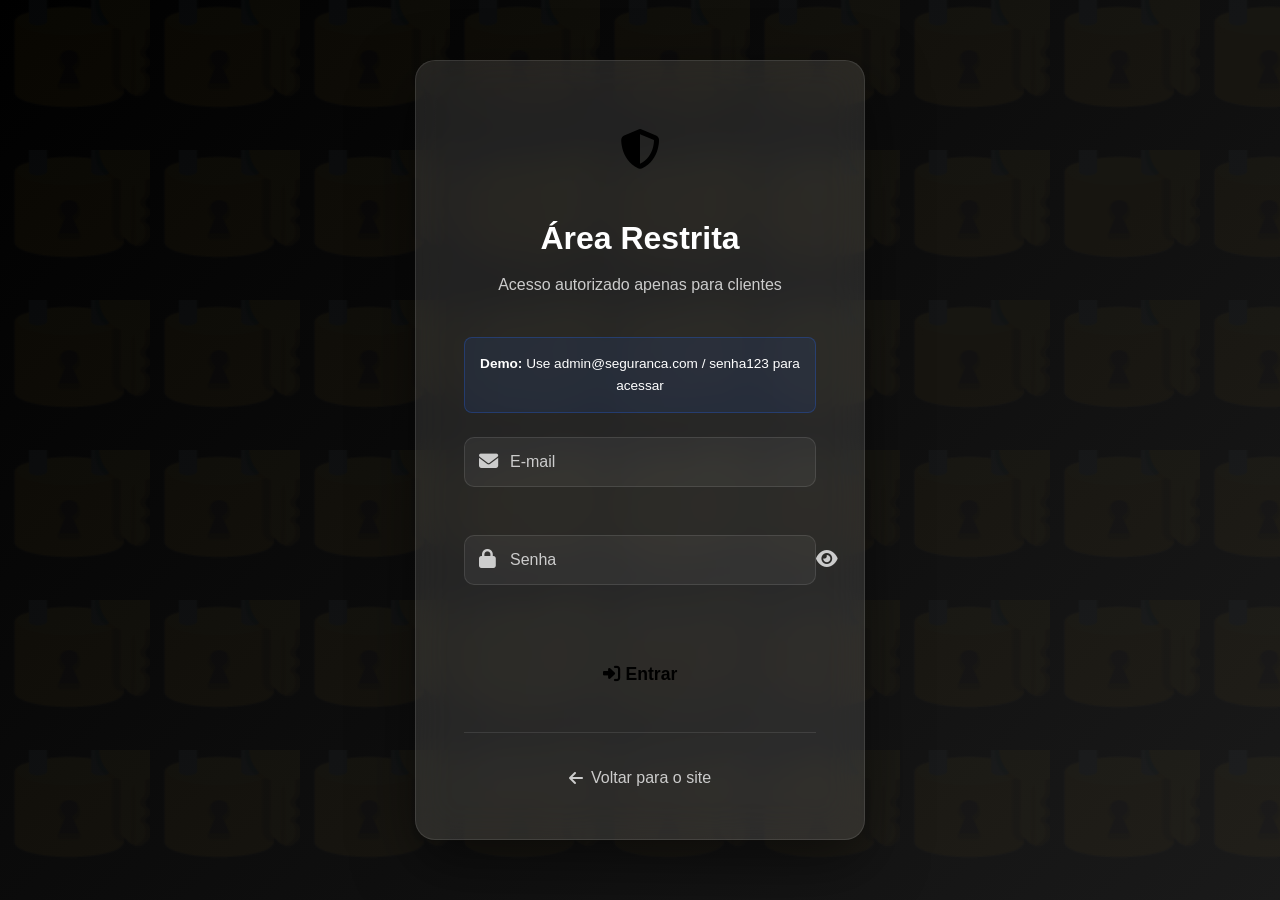
<file: login.html>
<!DOCTYPE html>
<html lang="pt-BR">
<head>
    <meta charset="UTF-8">
    <meta name="viewport" content="width=device-width, initial-scale=1.0">
    <title>Login - Área Restrita | Segurança Total</title>
    <link rel="stylesheet" href="style.css">
    <link rel="stylesheet" href="https://cdnjs.cloudflare.com/ajax/libs/font-awesome/6.4.0/css/all.min.css">
    <style>
        /* Login Page Specific Styles */
        .login-container {
            min-height: 100vh;
            display: flex;
            align-items: center;
            justify-content: center;
            background: linear-gradient(135deg, var(--primary-dark) 0%, var(--secondary-dark) 100%);
            position: relative;
            overflow: hidden;
        }

        .login-background {
            position: absolute;
            top: 0;
            left: 0;
            width: 100%;
            height: 100%;
            background: url('data:image/svg+xml,<svg xmlns="http://www.w3.org/2000/svg" viewBox="0 0 100 100"><text y="50" font-size="100" fill="rgba(0,255,136,0.03)">🔐</text></svg>');
            background-size: 150px 150px;
            animation: float 25s infinite linear;
            z-index: 1;
        }

        .login-card {
            background: var(--glass-bg);
            backdrop-filter: blur(20px);
            border: 1px solid rgba(255, 255, 255, 0.1);
            border-radius: 20px;
            padding: 3rem;
            width: 100%;
            max-width: 450px;
            box-shadow: 0 20px 60px rgba(0, 0, 0, 0.5);
            position: relative;
            z-index: 2;
            animation: slideUp 0.6s ease;
        }

        @keyframes slideUp {
            from {
                opacity: 0;
                transform: translateY(50px);
            }
            to {
                opacity: 1;
                transform: translateY(0);
            }
        }

        .login-header {
            text-align: center;
            margin-bottom: 2.5rem;
        }

        .login-logo {
            width: 80px;
            height: 80px;
            background: linear-gradient(45deg, var(--neon-green), var(--neon-blue));
            border-radius: 50%;
            display: flex;
            align-items: center;
            justify-content: center;
            margin: 0 auto 1.5rem;
            font-size: 2.5rem;
            color: var(--primary-dark);
            animation: pulse 2s infinite;
        }

        .login-title {
            font-size: 2rem;
            color: var(--text-light);
            margin-bottom: 0.5rem;
            font-weight: bold;
        }

        .login-subtitle {
            color: var(--text-gray);
            font-size: 1rem;
        }

        .login-form {
            display: flex;
            flex-direction: column;
            gap: 1.5rem;
        }

        .form-group {
            position: relative;
        }

        .form-group i {
            position: absolute;
            left: 15px;
            top: 50%;
            transform: translateY(-50%);
            color: var(--text-gray);
            font-size: 1.2rem;
            z-index: 1;
        }

        .form-group input {
            width: 100%;
            padding: 15px 15px 15px 45px;
            background: rgba(255, 255, 255, 0.05);
            border: 1px solid rgba(255, 255, 255, 0.1);
            border-radius: 10px;
            color: var(--text-light);
            font-size: 1rem;
            transition: all 0.3s ease;
        }

        .form-group input:focus {
            outline: none;
            border-color: var(--neon-green);
            background: rgba(255, 255, 255, 0.1);
            box-shadow: 0 0 20px rgba(0, 255, 136, 0.2);
        }

        .form-group input::placeholder {
            color: var(--text-gray);
        }

        .password-toggle {
            position: absolute;
            right: 15px;
            top: 50%;
            transform: translateY(-50%);
            background: none;
            border: none;
            color: var(--text-gray);
            cursor: pointer;
            font-size: 1.2rem;
            z-index: 1;
            transition: color 0.3s ease;
        }

        .password-toggle:hover {
            color: var(--neon-green);
        }

        .login-btn {
            background: linear-gradient(45deg, var(--neon-green), var(--neon-blue));
            color: var(--primary-dark);
            border: none;
            border-radius: 10px;
            padding: 15px;
            font-size: 1.1rem;
            font-weight: bold;
            cursor: pointer;
            transition: all 0.3s ease;
            margin-top: 1rem;
        }

        .login-btn:hover {
            transform: translateY(-2px);
            box-shadow: 0 10px 30px rgba(0, 255, 136, 0.4);
        }

        .login-btn:disabled {
            opacity: 0.6;
            cursor: not-allowed;
            transform: none;
        }

        .login-footer {
            text-align: center;
            margin-top: 2rem;
            padding-top: 2rem;
            border-top: 1px solid rgba(255, 255, 255, 0.1);
        }

        .back-link {
            color: var(--text-gray);
            text-decoration: none;
            display: inline-flex;
            align-items: center;
            gap: 0.5rem;
            transition: color 0.3s ease;
        }

        .back-link:hover {
            color: var(--neon-green);
        }

        .error-message {
            background: rgba(255, 59, 48, 0.1);
            border: 1px solid rgba(255, 59, 48, 0.3);
            color: #ff3b30;
            padding: 12px;
            border-radius: 8px;
            font-size: 0.9rem;
            display: none;
            animation: shake 0.5s ease;
        }

        .success-message {
            background: rgba(0, 255, 136, 0.1);
            border: 1px solid rgba(0, 255, 136, 0.3);
            color: var(--neon-green);
            padding: 12px;
            border-radius: 8px;
            font-size: 0.9rem;
            display: none;
        }

        @keyframes shake {
            0%, 100% { transform: translateX(0); }
            25% { transform: translateX(-10px); }
            75% { transform: translateX(10px); }
        }

        .demo-info {
            background: rgba(37, 99, 235, 0.1);
            border: 1px solid rgba(37, 99, 235, 0.3);
            color: var(--accent-blue);
            padding: 15px;
            border-radius: 8px;
            font-size: 0.85rem;
            margin-bottom: 1.5rem;
            text-align: center;
        }

        .demo-info strong {
            color: var(--neon-blue);
        }

        /* Responsive Design */
        @media (max-width: 480px) {
            .login-card {
                margin: 1rem;
                padding: 2rem;
            }

            .login-title {
                font-size: 1.5rem;
            }

            .login-logo {
                width: 60px;
                height: 60px;
                font-size: 2rem;
            }
        }
    </style>
</head>
<body>
    <div class="login-container">
        <div class="login-background"></div>
        
        <div class="login-card">
            <div class="login-header">
                <div class="login-logo">
                    <i class="fas fa-shield-alt"></i>
                </div>
                <h1 class="login-title">Área Restrita</h1>
                <p class="login-subtitle">Acesso autorizado apenas para clientes</p>
            </div>

            <div class="demo-info">
                <strong>Demo:</strong> Use admin@seguranca.com / senha123 para acessar
            </div>

            <div class="error-message" id="errorMessage">
                E-mail ou senha incorretos. Tente novamente.
            </div>

            <div class="success-message" id="successMessage">
                Login realizado com sucesso! Redirecionando...
            </div>

            <form class="login-form" id="loginForm">
                <div class="form-group">
                    <i class="fas fa-envelope"></i>
                    <input 
                        type="email" 
                        id="email" 
                        name="email" 
                        placeholder="E-mail" 
                        required
                        autocomplete="email"
                    >
                </div>

                <div class="form-group">
                    <i class="fas fa-lock"></i>
                    <input 
                        type="password" 
                        id="password" 
                        name="password" 
                        placeholder="Senha" 
                        required
                        autocomplete="current-password"
                    >
                    <button type="button" class="password-toggle" id="passwordToggle">
                        <i class="fas fa-eye"></i>
                    </button>
                </div>

                <button type="submit" class="login-btn" id="loginBtn">
                    <i class="fas fa-sign-in-alt"></i> Entrar
                </button>
            </form>

            <div class="login-footer">
                <a href="index.html" class="back-link">
                    <i class="fas fa-arrow-left"></i>
                    Voltar para o site
                </a>
            </div>
        </div>
    </div>

    <script>
        // Check if user is already logged in
        window.addEventListener('DOMContentLoaded', () => {
            const isLoggedIn = localStorage.getItem('isLoggedIn');
            if (isLoggedIn === 'true') {
                window.location.href = 'dashboard.html';
            }
        });

        // Password toggle functionality
        const passwordToggle = document.getElementById('passwordToggle');
        const passwordInput = document.getElementById('password');

        passwordToggle.addEventListener('click', () => {
            const type = passwordInput.getAttribute('type') === 'password' ? 'text' : 'password';
            passwordInput.setAttribute('type', type);
            
            const icon = passwordToggle.querySelector('i');
            icon.classList.toggle('fa-eye');
            icon.classList.toggle('fa-eye-slash');
        });

        // Login form submission
        const loginForm = document.getElementById('loginForm');
        const errorMessage = document.getElementById('errorMessage');
        const successMessage = document.getElementById('successMessage');
        const loginBtn = document.getElementById('loginBtn');

        loginForm.addEventListener('submit', async (e) => {
            e.preventDefault();
            
            const email = document.getElementById('email').value;
            const password = document.getElementById('password').value;

            // Hide previous messages
            errorMessage.style.display = 'none';
            successMessage.style.display = 'none';

            // Validate form
            if (!email || !password) {
                showError('Por favor, preencha todos os campos.');
                return;
            }

            // Show loading state
            loginBtn.disabled = true;
            loginBtn.innerHTML = '<i class="fas fa-spinner fa-spin"></i> Autenticando...';

            // Simulate authentication delay
            await new Promise(resolve => setTimeout(resolve, 1500));

            // Simple authentication logic (demo purposes)
            if (authenticateUser(email, password)) {
                // Store login session
                localStorage.setItem('isLoggedIn', 'true');
                localStorage.setItem('userEmail', email);
                localStorage.setItem('loginTime', new Date().toISOString());

                // Show success message
                successMessage.style.display = 'block';
                
                // Redirect to dashboard
                setTimeout(() => {
                    window.location.href = 'dashboard.html';
                }, 1500);
            } else {
                showError('E-mail ou senha incorretos. Tente novamente.');
                loginBtn.disabled = false;
                loginBtn.innerHTML = '<i class="fas fa-sign-in-alt"></i> Entrar';
            }
        });

        function authenticateUser(email, password) {
            // Demo credentials - in a real app, this would be a server call
            const validCredentials = [
                { email: 'admin@seguranca.com', password: 'senha123' },
                { email: 'cliente@seguranca.com', password: 'cliente123' },
                { email: 'user@seguranca.com', password: 'user123' }
            ];

            return validCredentials.some(cred => 
                cred.email === email.toLowerCase() && cred.password === password
            );
        }

        function showError(message) {
            errorMessage.textContent = message;
            errorMessage.style.display = 'block';
            
            // Shake animation
            loginForm.style.animation = 'shake 0.5s ease';
            setTimeout(() => {
                loginForm.style.animation = '';
            }, 500);
        }

        // Input validation
        const emailInput = document.getElementById('email');
        emailInput.addEventListener('blur', () => {
            const email = emailInput.value;
            const emailRegex = /^[^\s@]+@[^\s@]+\.[^\s@]+$/;
            
            if (email && !emailRegex.test(email)) {
                emailInput.style.borderColor = '#ff3b30';
            } else {
                emailInput.style.borderColor = '';
            }
        });

        // Clear error on input
        [emailInput, passwordInput].forEach(input => {
            input.addEventListener('input', () => {
                errorMessage.style.display = 'none';
                input.style.borderColor = '';
            });
        });

        // Add enter key support for form submission
        document.addEventListener('keypress', (e) => {
            if (e.key === 'Enter' && !loginBtn.disabled) {
                loginForm.dispatchEvent(new Event('submit'));
            }
        });
    </script>
</body>
</html>
</file>
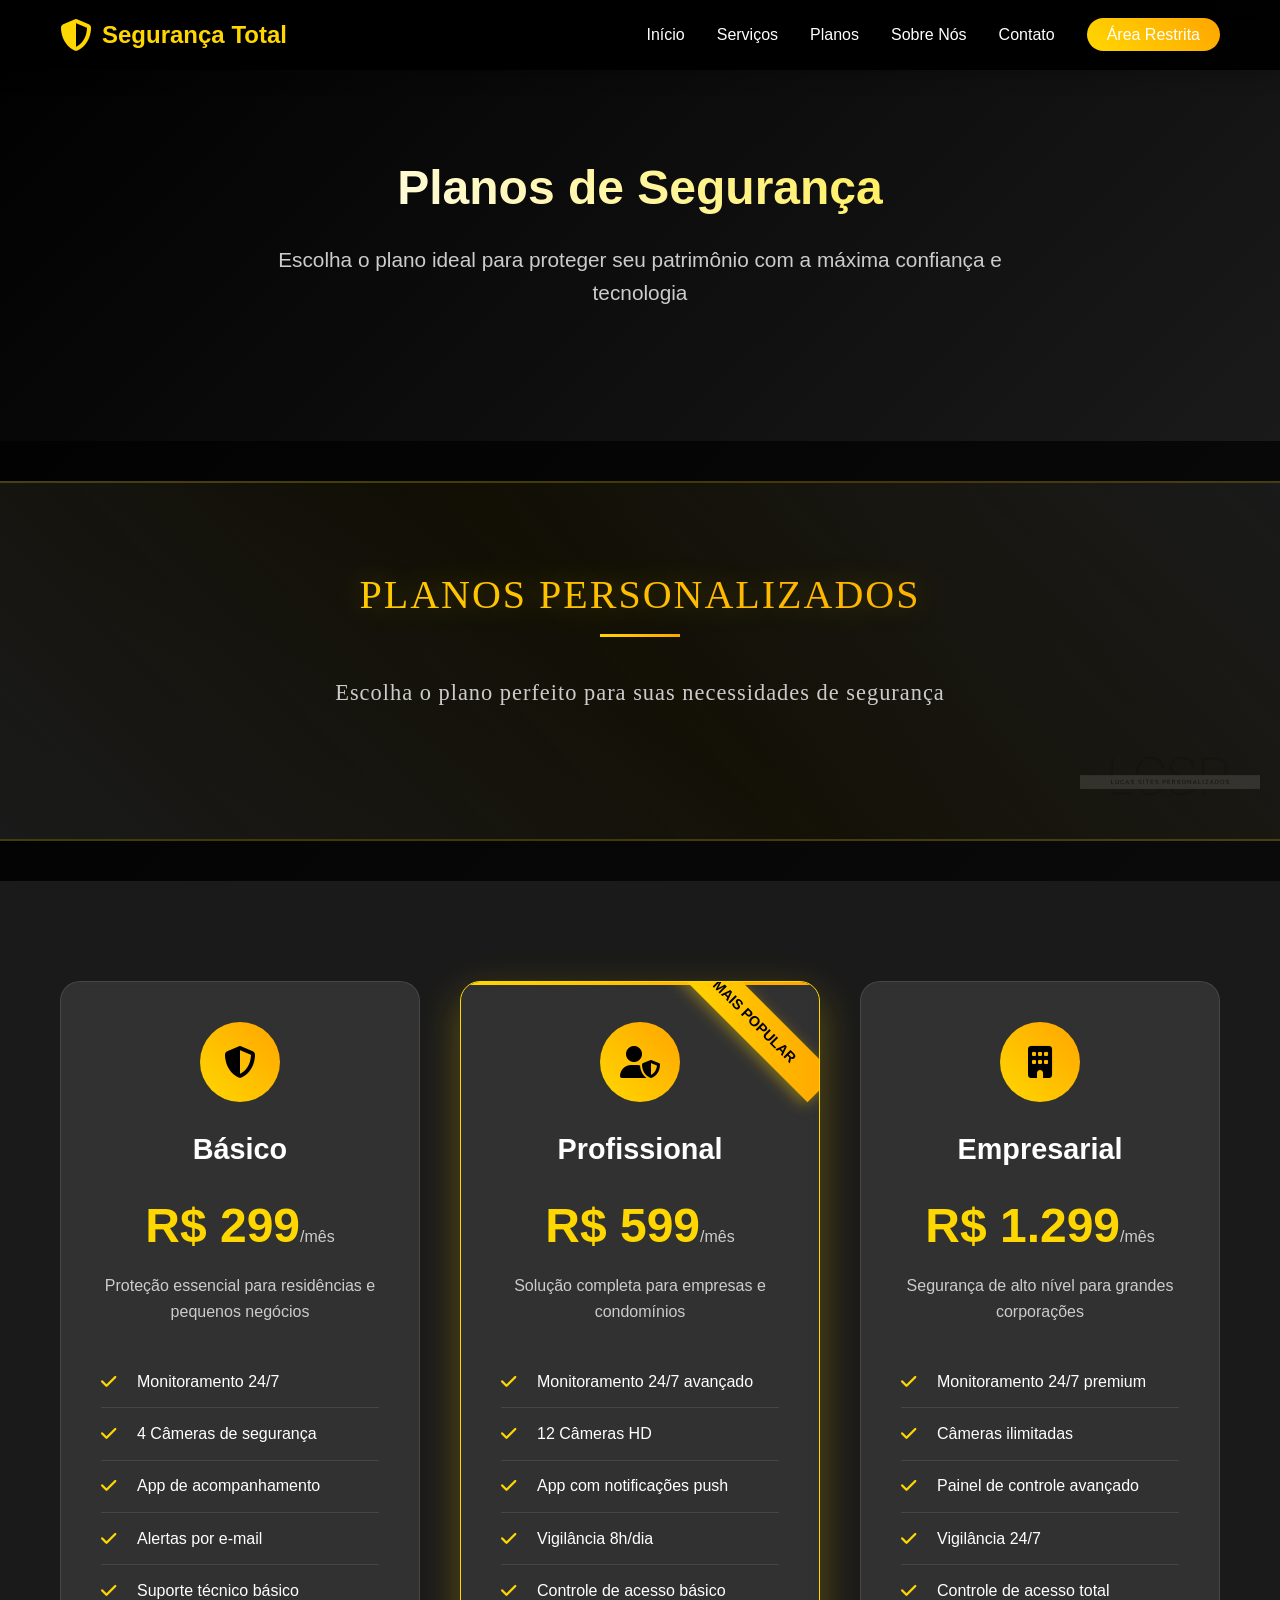
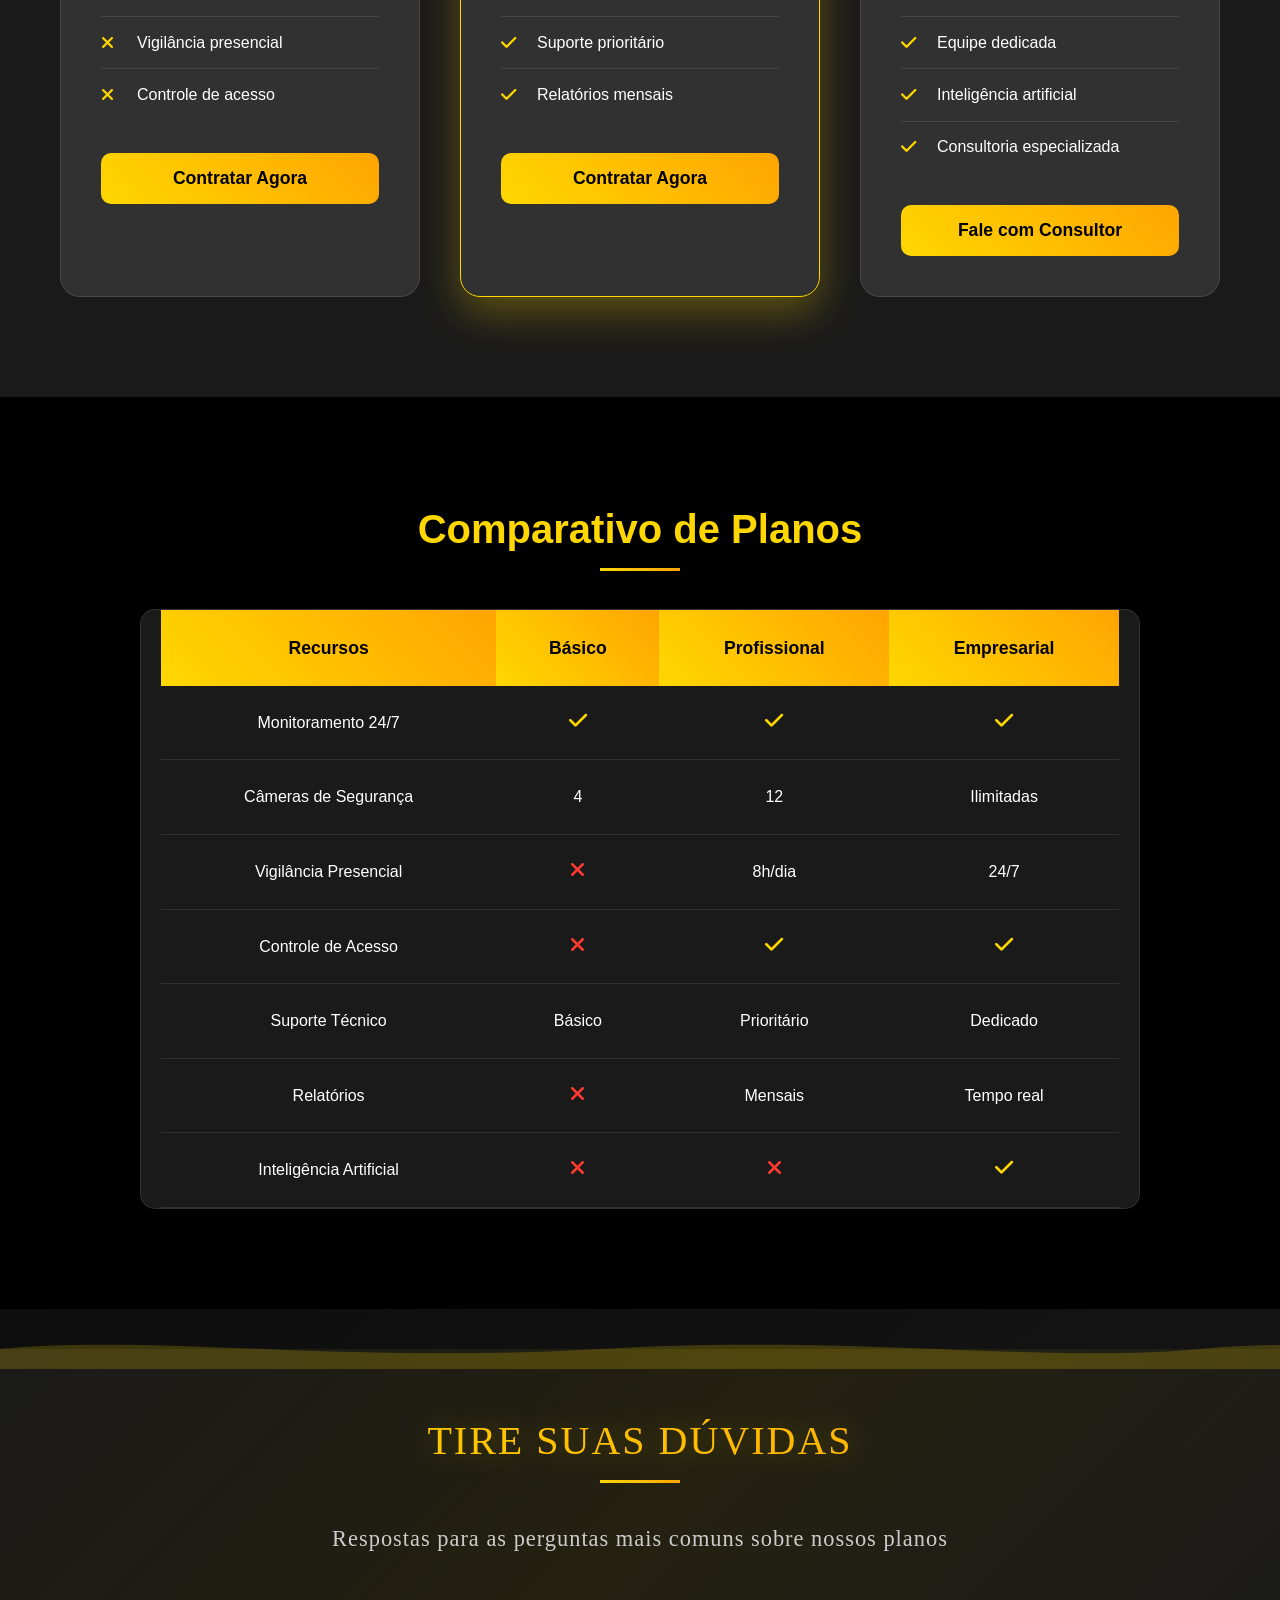
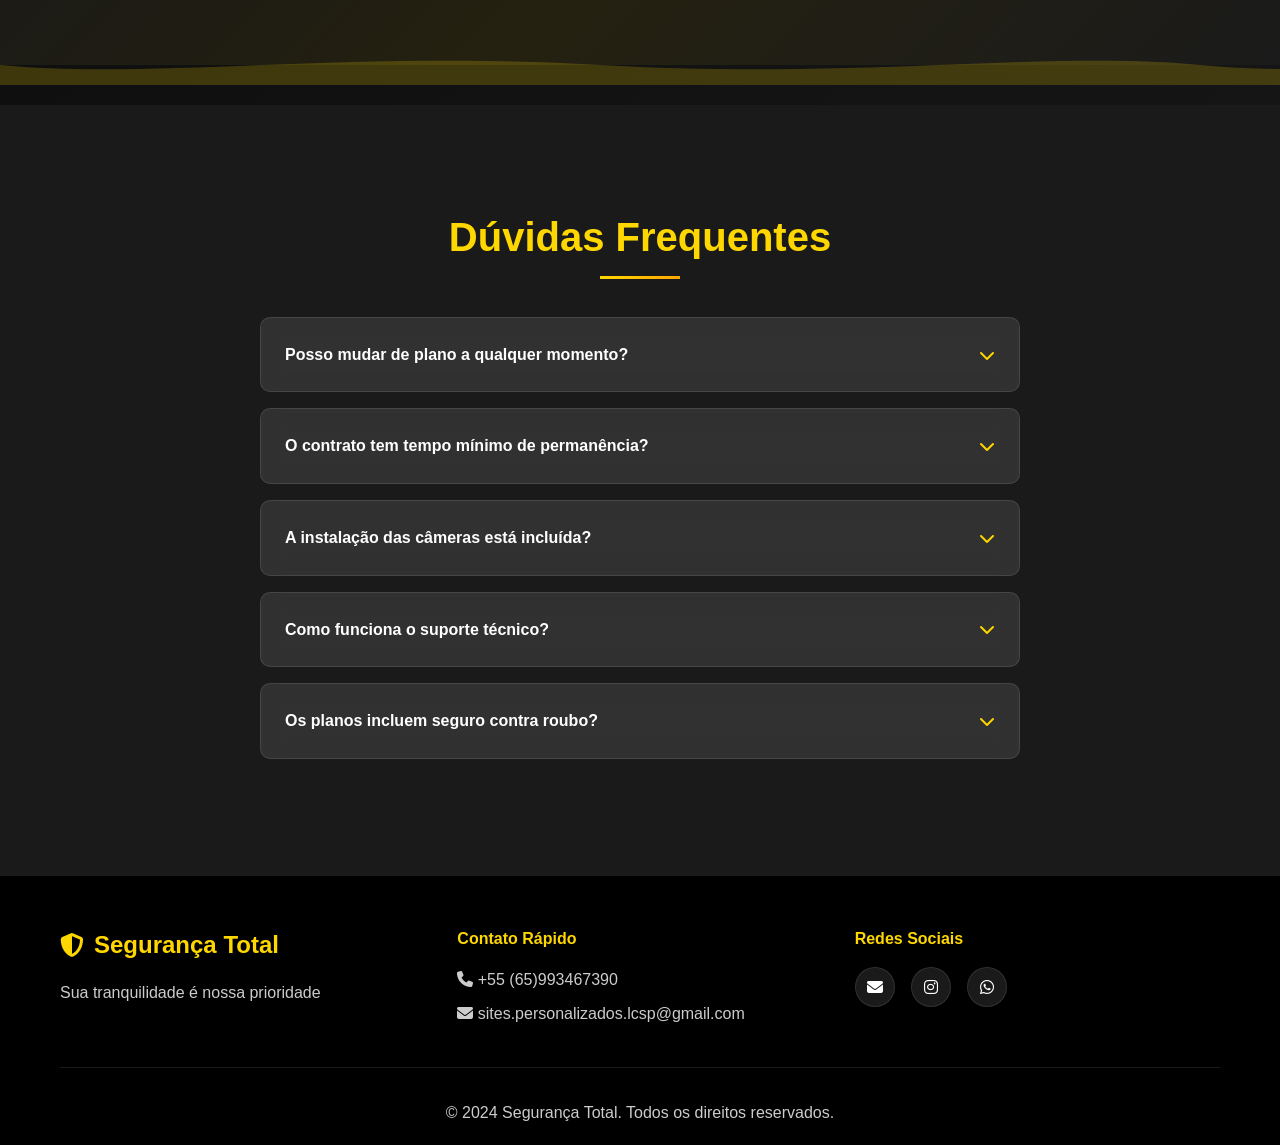
<file: plans.html>
<!DOCTYPE html>
<html lang="pt-BR">
<head>
    <meta charset="UTF-8">
    <meta name="viewport" content="width=device-width, initial-scale=1.0">
    <title>Planos - Segurança Total</title>
    <link rel="stylesheet" href="style.css">
    <link rel="stylesheet" href="https://cdnjs.cloudflare.com/ajax/libs/font-awesome/6.4.0/css/all.min.css">
    <style>
        /* Plans Page Specific Styles */
        .plans-hero {
            padding: 150px 0 100px;
            text-align: center;
            background: linear-gradient(135deg, var(--primary-dark) 0%, var(--secondary-dark) 100%);
        }

        .plans-hero-content {
            max-width: 800px;
            margin: 0 auto;
            padding: 0 20px;
        }

        .plans-hero-title {
            font-size: 3rem;
            font-weight: bold;
            margin-bottom: 1rem;
            background: linear-gradient(45deg, var(--text-light), var(--neon-yellow));
            -webkit-background-clip: text;
            -webkit-text-fill-color: transparent;
            background-clip: text;
            animation: glow 2s ease-in-out infinite alternate;
        }

        .plans-hero-subtitle {
            font-size: 1.3rem;
            color: var(--text-gray);
            margin-bottom: 2rem;
        }

        .plans-container {
            padding: 100px 0;
            background: var(--secondary-dark);
        }

        .pricing-grid {
            display: grid;
            grid-template-columns: repeat(auto-fit, minmax(320px, 1fr));
            gap: 2.5rem;
            max-width: 1200px;
            margin: 0 auto;
            padding: 0 20px;
        }

        .pricing-card {
            background: var(--glass-bg);
            backdrop-filter: blur(10px);
            border: 1px solid rgba(255, 255, 255, 0.1);
            border-radius: 20px;
            padding: 2.5rem;
            text-align: center;
            transition: all 0.3s ease;
            position: relative;
            overflow: hidden;
        }

        .pricing-card::before {
            content: '';
            position: absolute;
            top: 0;
            left: 0;
            width: 100%;
            height: 3px;
            background: linear-gradient(45deg, var(--accent-yellow), var(--neon-orange));
            transform: scaleX(0);
            transition: transform 0.3s ease;
        }

        .pricing-card:hover::before {
            transform: scaleX(1);
        }

        .pricing-card:hover {
            transform: translateY(-10px);
            box-shadow: 0 20px 50px rgba(255, 215, 0, 0.2);
            border-color: var(--accent-yellow);
        }

        .pricing-card.featured {
            transform: scale(1.05);
            border-color: var(--accent-yellow);
            box-shadow: 0 15px 40px rgba(255, 215, 0, 0.3);
        }

        .pricing-card.featured::before {
            transform: scaleX(1);
            background: linear-gradient(45deg, var(--accent-yellow), var(--neon-orange));
        }

        .popular-badge {
            position: absolute;
            top: 20px;
            right: -30px;
            background: linear-gradient(45deg, var(--accent-yellow), var(--neon-orange));
            color: var(--primary-dark);
            padding: 8px 40px;
            font-weight: bold;
            font-size: 0.9rem;
            transform: rotate(45deg);
            box-shadow: 0 4px 15px rgba(255, 215, 0, 0.4);
        }

        .plan-icon {
            width: 80px;
            height: 80px;
            background: linear-gradient(45deg, var(--accent-yellow), var(--neon-orange));
            border-radius: 50%;
            display: flex;
            align-items: center;
            justify-content: center;
            font-size: 2rem;
            color: var(--primary-dark);
            margin: 0 auto 1.5rem;
            transition: all 0.3s ease;
        }

        .pricing-card:hover .plan-icon {
            transform: scale(1.1) rotate(5deg);
            box-shadow: 0 10px 25px rgba(255, 215, 0, 0.4);
        }

        .plan-name {
            font-size: 1.8rem;
            color: var(--text-light);
            margin-bottom: 1rem;
            font-weight: bold;
        }

        .plan-price {
            font-size: 3rem;
            color: var(--accent-yellow);
            font-weight: bold;
            margin-bottom: 0.5rem;
        }

        .plan-price span {
            font-size: 1rem;
            color: var(--text-gray);
            font-weight: normal;
        }

        .plan-description {
            color: var(--text-gray);
            margin-bottom: 2rem;
            line-height: 1.6;
        }

        .plan-features {
            list-style: none;
            margin-bottom: 2rem;
            text-align: left;
        }

        .plan-features li {
            padding: 0.8rem 0;
            border-bottom: 1px solid rgba(255, 255, 255, 0.1);
            color: var(--text-light);
            display: flex;
            align-items: center;
            gap: 1rem;
            transition: all 0.3s ease;
        }

        .plan-features li:hover {
            color: var(--neon-yellow);
            transform: translateX(5px);
        }

        .plan-features li:last-child {
            border-bottom: none;
        }

        .plan-features i {
            color: var(--accent-yellow);
            font-size: 1.1rem;
            min-width: 20px;
        }

        .plan-btn {
            width: 100%;
            padding: 15px;
            background: linear-gradient(45deg, var(--accent-yellow), var(--neon-orange));
            color: var(--primary-dark);
            border: none;
            border-radius: 10px;
            font-size: 1.1rem;
            font-weight: bold;
            cursor: pointer;
            transition: all 0.3s ease;
            text-decoration: none;
            display: inline-block;
        }

        .plan-btn:hover {
            transform: translateY(-2px);
            box-shadow: 0 10px 30px rgba(255, 215, 0, 0.4);
        }

        .comparison-section {
            padding: 100px 0;
            background: var(--primary-dark);
        }

        .comparison-title {
            text-align: center;
            font-size: 2.5rem;
            margin-bottom: 3rem;
            color: var(--accent-yellow);
            position: relative;
        }

        .comparison-title::after {
            content: '';
            position: absolute;
            bottom: -10px;
            left: 50%;
            transform: translateX(-50%);
            width: 80px;
            height: 3px;
            background: linear-gradient(45deg, var(--accent-yellow), var(--neon-orange));
        }

        .comparison-table {
            max-width: 1000px;
            margin: 0 auto;
            padding: 0 20px;
            background: var(--glass-bg);
            backdrop-filter: blur(10px);
            border: 1px solid rgba(255, 255, 255, 0.1);
            border-radius: 15px;
            overflow: hidden;
        }

        .comparison-table table {
            width: 100%;
            border-collapse: collapse;
        }

        .comparison-table th {
            background: linear-gradient(45deg, var(--accent-yellow), var(--neon-orange));
            color: var(--primary-dark);
            padding: 1.5rem;
            text-align: center;
            font-weight: bold;
            font-size: 1.1rem;
        }

        .comparison-table td {
            padding: 1.5rem;
            text-align: center;
            border-bottom: 1px solid rgba(255, 255, 255, 0.1);
            color: var(--text-light);
        }

        .comparison-table tr:hover td {
            background: rgba(255, 215, 0, 0.05);
        }

        .check-icon {
            color: var(--accent-yellow);
            font-size: 1.3rem;
        }

        .x-icon {
            color: #ff3b30;
            font-size: 1.3rem;
        }

        .faq-section {
            padding: 100px 0;
            background: var(--secondary-dark);
        }

        .faq-container {
            max-width: 800px;
            margin: 0 auto;
            padding: 0 20px;
        }

        .faq-title {
            text-align: center;
            font-size: 2.5rem;
            margin-bottom: 3rem;
            color: var(--accent-yellow);
            position: relative;
        }

        .faq-title::after {
            content: '';
            position: absolute;
            bottom: -10px;
            left: 50%;
            transform: translateX(-50%);
            width: 80px;
            height: 3px;
            background: linear-gradient(45deg, var(--accent-yellow), var(--neon-orange));
        }

        .faq-item {
            background: var(--glass-bg);
            backdrop-filter: blur(10px);
            border: 1px solid rgba(255, 255, 255, 0.1);
            border-radius: 10px;
            margin-bottom: 1rem;
            overflow: hidden;
        }

        .faq-question {
            padding: 1.5rem;
            cursor: pointer;
            display: flex;
            justify-content: space-between;
            align-items: center;
            color: var(--text-light);
            font-weight: bold;
            transition: all 0.3s ease;
        }

        .faq-question:hover {
            background: rgba(255, 215, 0, 0.05);
            color: var(--neon-yellow);
        }

        .faq-question i {
            color: var(--accent-yellow);
            transition: transform 0.3s ease;
        }

        .faq-question.active i {
            transform: rotate(180deg);
        }

        .faq-answer {
            padding: 0 1.5rem;
            max-height: 0;
            overflow: hidden;
            transition: all 0.3s ease;
            color: var(--text-gray);
            line-height: 1.6;
        }

        .faq-answer.active {
            padding: 0 1.5rem 1.5rem;
            max-height: 200px;
        }

        /* Responsive Design */
        @media (max-width: 768px) {
            .plans-hero-title {
                font-size: 2rem;
            }

            .pricing-grid {
                grid-template-columns: 1fr;
                gap: 2rem;
            }

            .pricing-card.featured {
                transform: scale(1);
            }

            .comparison-table {
                overflow-x: auto;
            }

            .comparison-table table {
                min-width: 600px;
            }
        }

        @media (max-width: 480px) {
            .plans-hero-title {
                font-size: 1.5rem;
            }

            .plan-price {
                font-size: 2rem;
            }

            .pricing-card {
                padding: 2rem 1.5rem;
            }
        }
    </style>
</head>
<body>
    <!-- Header -->
    <header class="header">
        <nav class="navbar">
            <div class="nav-container">
                <div class="nav-logo">
                    <i class="fas fa-shield-alt"></i>
                    <span>Segurança Total</span>
                </div>
                <ul class="nav-menu">
                    <li class="nav-item">
                        <a href="index.html" class="nav-link">Início</a>
                    </li>
                    <li class="nav-item">
                        <a href="services.html" class="nav-link">Serviços</a>
                    </li>
                    <li class="nav-item">
                        <a href="plans.html" class="nav-link">Planos</a>
                    </li>
                    <li class="nav-item">
                        <a href="about.html" class="nav-link">Sobre Nós</a>
                    </li>
                    <li class="nav-item">
                        <a href="contact.html" class="nav-link">Contato</a>
                    </li>
                    <li class="nav-item">
                        <a href="login.html" class="nav-link login-btn">Área Restrita</a>
                    </li>
                </ul>
                <div class="hamburger">
                    <span class="bar"></span>
                    <span class="bar"></span>
                    <span class="bar"></span>
                </div>
            </div>
        </nav>
    </header>

    <main>
        <!-- Plans Hero Section -->
        <section class="plans-hero">
            <div class="plans-hero-content">
                <h1 class="plans-hero-title">Planos de Segurança</h1>
                <p class="plans-hero-subtitle">Escolha o plano ideal para proteger seu patrimônio com a máxima confiança e tecnologia</p>
            </div>
        </section>

        <!-- Section Divider -->
        <div class="section-divider">
            <div class="container">
                <h2 class="section-title">Planos Personalizados</h2>
                <p class="section-subtitle">Escolha o plano perfeito para suas necessidades de segurança</p>
            </div>
        </div>

        <!-- Pricing Cards Section -->
        <section class="plans-container">
            <div class="pricing-grid">
                <!-- Basic Plan -->
                <div class="pricing-card">
                    <div class="plan-icon">
                        <i class="fas fa-shield-alt"></i>
                    </div>
                    <h2 class="plan-name">Básico</h2>
                    <div class="plan-price">
                        R$ 299<span>/mês</span>
                    </div>
                    <p class="plan-description">Proteção essencial para residências e pequenos negócios</p>
                    <ul class="plan-features">
                        <li><i class="fas fa-check"></i> Monitoramento 24/7</li>
                        <li><i class="fas fa-check"></i> 4 Câmeras de segurança</li>
                        <li><i class="fas fa-check"></i> App de acompanhamento</li>
                        <li><i class="fas fa-check"></i> Alertas por e-mail</li>
                        <li><i class="fas fa-check"></i> Suporte técnico básico</li>
                        <li><i class="fas fa-times"></i> Vigilância presencial</li>
                        <li><i class="fas fa-times"></i> Controle de acesso</li>
                    </ul>
                    <button class="plan-btn" onclick="redirectToWhatsApp('Básico')">Contratar Agora</button>
                </div>

                <!-- Professional Plan (Featured) -->
                <div class="pricing-card featured">
                    <div class="popular-badge">MAIS POPULAR</div>
                    <div class="plan-icon">
                        <i class="fas fa-user-shield"></i>
                    </div>
                    <h2 class="plan-name">Profissional</h2>
                    <div class="plan-price">
                        R$ 599<span>/mês</span>
                    </div>
                    <p class="plan-description">Solução completa para empresas e condomínios</p>
                    <ul class="plan-features">
                        <li><i class="fas fa-check"></i> Monitoramento 24/7 avançado</li>
                        <li><i class="fas fa-check"></i> 12 Câmeras HD</li>
                        <li><i class="fas fa-check"></i> App com notificações push</li>
                        <li><i class="fas fa-check"></i> Vigilância 8h/dia</li>
                        <li><i class="fas fa-check"></i> Controle de acesso básico</li>
                        <li><i class="fas fa-check"></i> Suporte prioritário</li>
                        <li><i class="fas fa-check"></i> Relatórios mensais</li>
                    </ul>
                    <button class="plan-btn" onclick="redirectToWhatsApp('Profissional')">Contratar Agora</button>
                </div>

                <!-- Enterprise Plan -->
                <div class="pricing-card">
                    <div class="plan-icon">
                        <i class="fas fa-building"></i>
                    </div>
                    <h2 class="plan-name">Empresarial</h2>
                    <div class="plan-price">
                        R$ 1.299<span>/mês</span>
                    </div>
                    <p class="plan-description">Segurança de alto nível para grandes corporações</p>
                    <ul class="plan-features">
                        <li><i class="fas fa-check"></i> Monitoramento 24/7 premium</li>
                        <li><i class="fas fa-check"></i> Câmeras ilimitadas</li>
                        <li><i class="fas fa-check"></i> Painel de controle avançado</li>
                        <li><i class="fas fa-check"></i> Vigilância 24/7</li>
                        <li><i class="fas fa-check"></i> Controle de acesso total</li>
                        <li><i class="fas fa-check"></i> Equipe dedicada</li>
                        <li><i class="fas fa-check"></i> Inteligência artificial</li>
                        <li><i class="fas fa-check"></i> Consultoria especializada</li>
                    </ul>
                    <button class="plan-btn" onclick="redirectToWhatsApp('Empresarial')">Fale com Consultor</button>
                </div>
            </div>
        </section>

        <!-- Comparison Table Section -->
        <section class="comparison-section">
            <div class="container">
                <h2 class="comparison-title">Comparativo de Planos</h2>
                <div class="comparison-table">
                    <table>
                        <thead>
                            <tr>
                                <th>Recursos</th>
                                <th>Básico</th>
                                <th>Profissional</th>
                                <th>Empresarial</th>
                            </tr>
                        </thead>
                        <tbody>
                            <tr>
                                <td>Monitoramento 24/7</td>
                                <td><i class="fas fa-check check-icon"></i></td>
                                <td><i class="fas fa-check check-icon"></i></td>
                                <td><i class="fas fa-check check-icon"></i></td>
                            </tr>
                            <tr>
                                <td>Câmeras de Segurança</td>
                                <td>4</td>
                                <td>12</td>
                                <td>Ilimitadas</td>
                            </tr>
                            <tr>
                                <td>Vigilância Presencial</td>
                                <td><i class="fas fa-times x-icon"></i></td>
                                <td>8h/dia</td>
                                <td>24/7</td>
                            </tr>
                            <tr>
                                <td>Controle de Acesso</td>
                                <td><i class="fas fa-times x-icon"></i></td>
                                <td><i class="fas fa-check check-icon"></i></td>
                                <td><i class="fas fa-check check-icon"></i></td>
                            </tr>
                            <tr>
                                <td>Suporte Técnico</td>
                                <td>Básico</td>
                                <td>Prioritário</td>
                                <td>Dedicado</td>
                            </tr>
                            <tr>
                                <td>Relatórios</td>
                                <td><i class="fas fa-times x-icon"></i></td>
                                <td>Mensais</td>
                                <td>Tempo real</td>
                            </tr>
                            <tr>
                                <td>Inteligência Artificial</td>
                                <td><i class="fas fa-times x-icon"></i></td>
                                <td><i class="fas fa-times x-icon"></i></td>
                                <td><i class="fas fa-check check-icon"></i></td>
                            </tr>
                        </tbody>
                    </table>
                </div>
            </div>
        </section>

        <!-- Wave Divider -->
        <div class="wave-divider">
            <div class="container">
                <h2 class="section-title">Tire Suas Dúvidas</h2>
                <p class="section-subtitle">Respostas para as perguntas mais comuns sobre nossos planos</p>
            </div>
        </div>

        <!-- FAQ Section -->
        <section class="faq-section">
            <div class="faq-container">
                <h2 class="faq-title">Dúvidas Frequentes</h2>
                
                <div class="faq-item">
                    <div class="faq-question">
                        <span>Posso mudar de plano a qualquer momento?</span>
                        <i class="fas fa-chevron-down"></i>
                    </div>
                    <div class="faq-answer">
                        Sim! Você pode upgrade ou downgrade seu plano a qualquer momento. A mudança será efetivada no próximo ciclo de faturamento.
                    </div>
                </div>

                <div class="faq-item">
                    <div class="faq-question">
                        <span>O contrato tem tempo mínimo de permanência?</span>
                        <i class="fas fa-chevron-down"></i>
                    </div>
                    <div class="faq-answer">
                        Oferemos flexibilidade total. Planos Básico e Profissional têm contrato mensal. O plano Empresarial pode ter condições especiais conforme negociação.
                    </div>
                </div>

                <div class="faq-item">
                    <div class="faq-question">
                        <span>A instalação das câmeras está incluída?</span>
                        <i class="fas fa-chevron-down"></i>
                    </div>
                    <div class="faq-answer">
                        Sim, a instalação inicial está incluída em todos os planos. Planos Profissional e Empresarial incluem manutenção preventiva mensal.
                    </div>
                </div>

                <div class="faq-item">
                    <div class="faq-question">
                        <span>Como funciona o suporte técnico?</span>
                        <i class="fas fa-chevron-down"></i>
                    </div>
                    <div class="faq-answer">
                        Suporte Básico: atendimento via e-mail em até 48h. Suporte Prioritário: telefone e chat 24/7. Suporte Dedicado: gerente exclusivo e resposta imediata.
                    </div>
                </div>

                <div class="faq-item">
                    <div class="faq-question">
                        <span>Os planos incluem seguro contra roubo?</span>
                        <i class="fas fa-chevron-down"></i>
                    </div>
                    <div class="faq-answer">
                        O serviço de segurança visa prevenir incidentes. Seguros contra roubo podem ser contratados separadamente através de nossos parceiros com condições especiais.
                    </div>
                </div>
            </div>
        </section>
    </main>

    <!-- Footer -->
    <footer class="footer">
        <div class="container">
            <div class="footer-content">
                <div class="footer-section">
                    <div class="footer-logo">
                        <i class="fas fa-shield-alt"></i>
                        <span>Segurança Total</span>
                    </div>
                    <p>Sua tranquilidade é nossa prioridade</p>
                </div>
                <div class="footer-section">
                    <h4>Contato Rápido</h4>
                    <p><i class="fas fa-phone"></i> +55 (65)993467390</p>
                    <p><i class="fas fa-envelope"></i> sites.personalizados.lcsp@gmail.com</p>
                </div>
                <div class="footer-section">
                    <h4>Redes Sociais</h4>
                    <div class="social-links">
                        <a href="https://mail.google.com/mail/?view=cm&to=sites.personalizados.lcsp@gmail.com" target="_blank" aria-label="Email"><i class="fas fa-envelope"></i></a>
                        <a href="https://www.instagram.com/lcsp.web/" target="_blank" aria-label="Instagram"><i class="fab fa-instagram"></i></a>
                        <a href="#" aria-label="WhatsApp"><i class="fab fa-whatsapp"></i></a>
                    </div>
                </div>
            </div>
            <div class="footer-bottom">
                <p>&copy; 2024 Segurança Total. Todos os direitos reservados.</p>
            </div>
        </div>
    </footer>

    <script>
        // Mobile menu toggle
        const hamburger = document.querySelector('.hamburger');
        const navMenu = document.querySelector('.nav-menu');

        hamburger.addEventListener('click', () => {
            hamburger.classList.toggle('active');
            navMenu.classList.toggle('active');
        });

        // Close mobile menu when clicking on a link
        document.querySelectorAll('.nav-link').forEach(link => {
            link.addEventListener('click', () => {
                hamburger.classList.remove('active');
                navMenu.classList.remove('active');
            });
        });

        // FAQ Accordion
        document.querySelectorAll('.faq-question').forEach(question => {
            question.addEventListener('click', () => {
                const answer = question.nextElementSibling;
                const isActive = question.classList.contains('active');
                
                // Close all other FAQs
                document.querySelectorAll('.faq-question').forEach(q => {
                    q.classList.remove('active');
                    q.nextElementSibling.classList.remove('active');
                });
                
                // Toggle current FAQ
                if (!isActive) {
                    question.classList.add('active');
                    answer.classList.add('active');
                }
            });
        });

        // Smooth scrolling for anchor links
        document.querySelectorAll('a[href^="#"]').forEach(anchor => {
            anchor.addEventListener('click', function (e) {
                e.preventDefault();
                const target = document.querySelector(this.getAttribute('href'));
                if (target) {
                    target.scrollIntoView({
                        behavior: 'smooth',
                        block: 'start'
                    });
                }
            });
        });

        // Header scroll effect
        window.addEventListener('scroll', () => {
            const header = document.querySelector('.header');
            if (window.scrollY > 100) {
                header.style.background = 'rgba(0, 0, 0, 0.98)';
                header.style.boxShadow = '0 4px 30px rgba(0, 0, 0, 0.5)';
            } else {
                header.style.background = 'rgba(0, 0, 0, 0.95)';
                header.style.boxShadow = '0 2px 20px rgba(0, 0, 0, 0.3)';
            }
        });

        // Intersection Observer for animations
        const observerOptions = {
            threshold: 0.1,
            rootMargin: '0px 0px -50px 0px'
        };

        const observer = new IntersectionObserver((entries) => {
            entries.forEach(entry => {
                if (entry.isIntersecting) {
                    entry.target.style.opacity = '1';
                    entry.target.style.transform = 'translateY(0)';
                }
            });
        }, observerOptions);

        // WhatsApp redirect function
        function redirectToWhatsApp(planName) {
            // Número de WhatsApp placeholder (substituir pelo número real quando disponível)
            const phoneNumber = '5511999999999'; // Formato: 55 + DDD + número
            
            // Mensagem personalizada conforme o plano
            const messages = {
                'Básico': 'Olá! Tenho interesse no Plano Básico de segurança (R$ 299/mês). Poderiam me fornecer mais informações?',
                'Profissional': 'Olá! Tenho interesse no Plano Profissional de segurança (R$ 599/mês). Poderiam me fornecer mais informações?',
                'Empresarial': 'Olá! Tenho interesse no Plano Empresarial de segurança (R$ 1.299/mês). Gostaria de falar com um consultor.'
            };
            
            const message = encodeURIComponent(messages[planName] || 'Olá! Tenho interesse nos planos de segurança.');
            
            // Constrói a URL do WhatsApp
            const whatsappUrl = `https://wa.me/${phoneNumber}?text=${message}`;
            
            // Abre o WhatsApp em uma nova aba
            window.open(whatsappUrl, '_blank');
            
            // Log para fins de debug (pode ser removido)
            console.log(`Redirecionando para WhatsApp - Plano: ${planName}`);
        }

        // Apply animation to pricing cards
        document.addEventListener('DOMContentLoaded', () => {
            const pricingCards = document.querySelectorAll('.pricing-card');
            pricingCards.forEach((card, index) => {
                card.style.opacity = '0';
                card.style.transform = 'translateY(30px)';
                card.style.transition = `opacity 0.6s ease ${index * 0.1}s, transform 0.6s ease ${index * 0.1}s`;
                observer.observe(card);
            });

            // Apply animation to FAQ items
            const faqItems = document.querySelectorAll('.faq-item');
            faqItems.forEach(item => {
                item.style.opacity = '0';
                item.style.transform = 'translateX(-30px)';
                item.style.transition = 'opacity 0.6s ease, transform 0.6s ease';
                observer.observe(item);
            });
        });
    </script>

    <!-- Watermark -->
    <div class="watermark">
        <img src="assets/marca d'água off.png" alt="Marca d'água">
    </div>
</body>
</html>
</file>
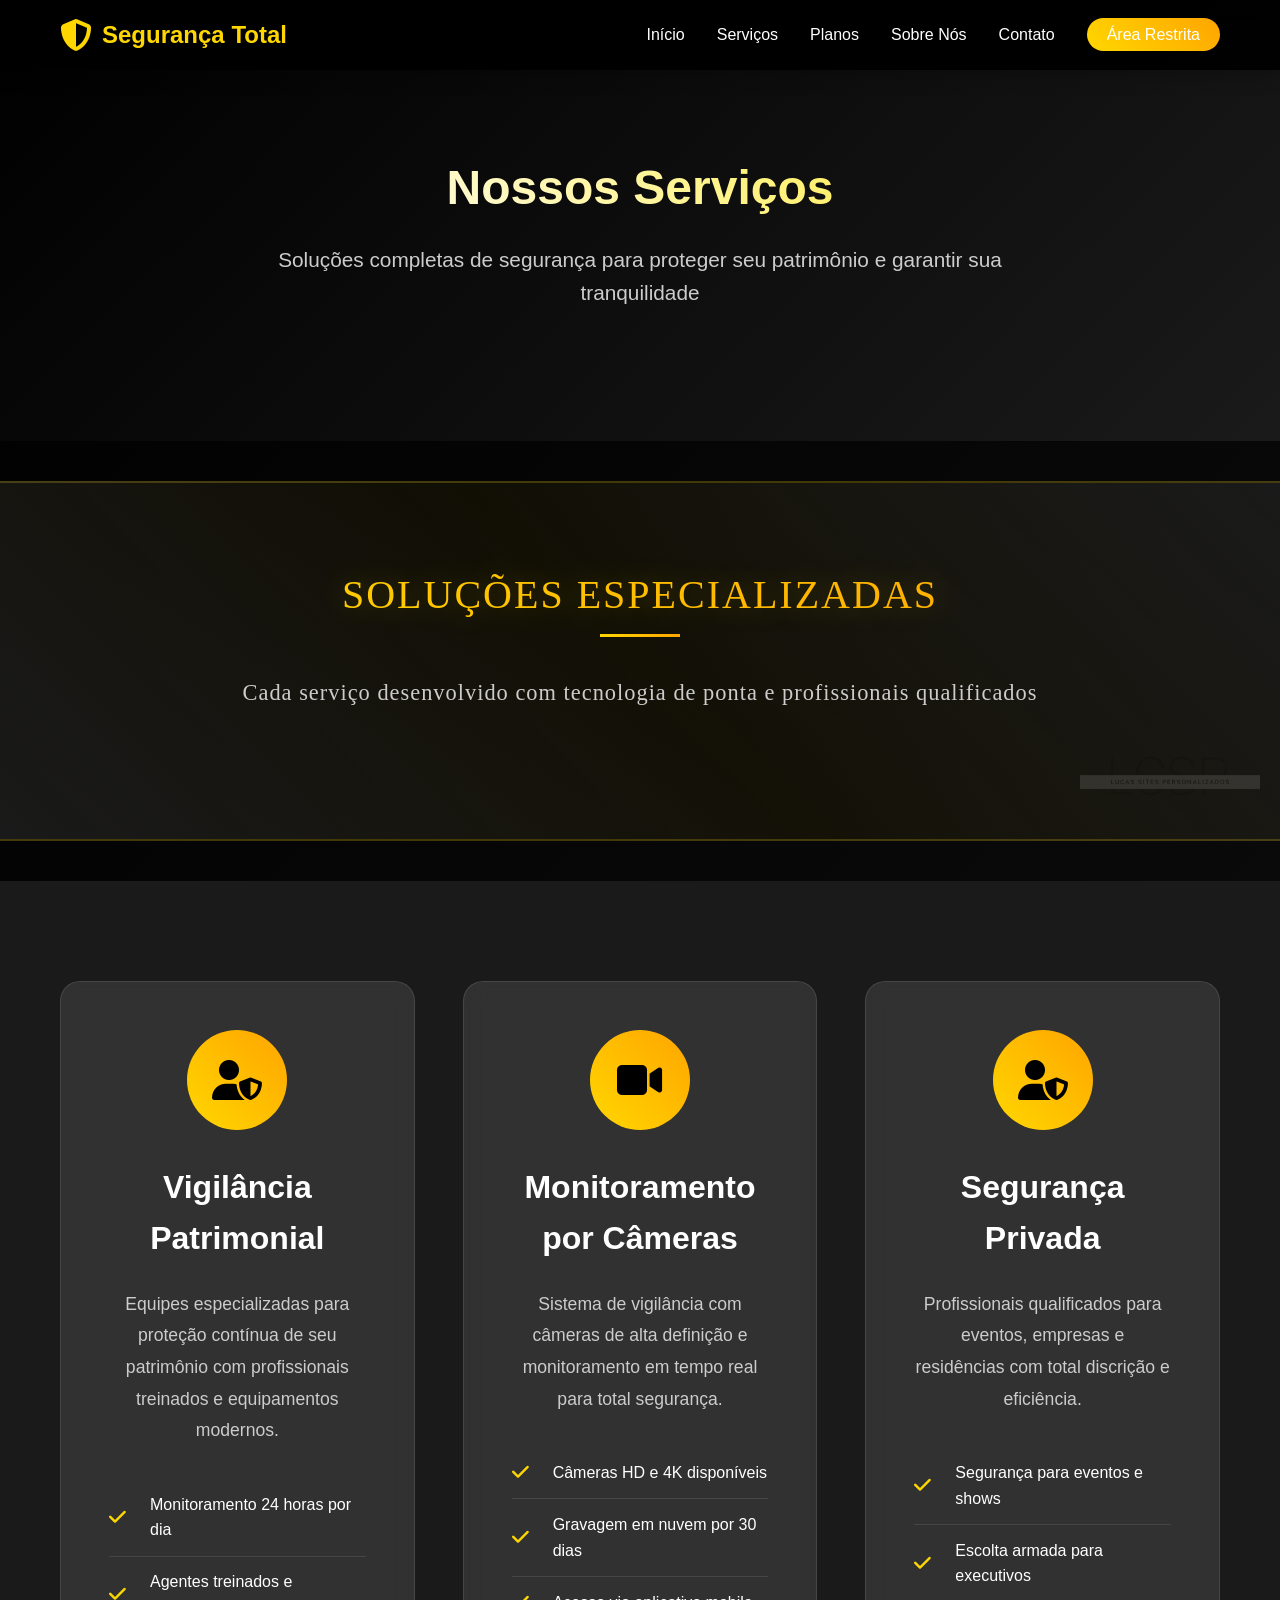
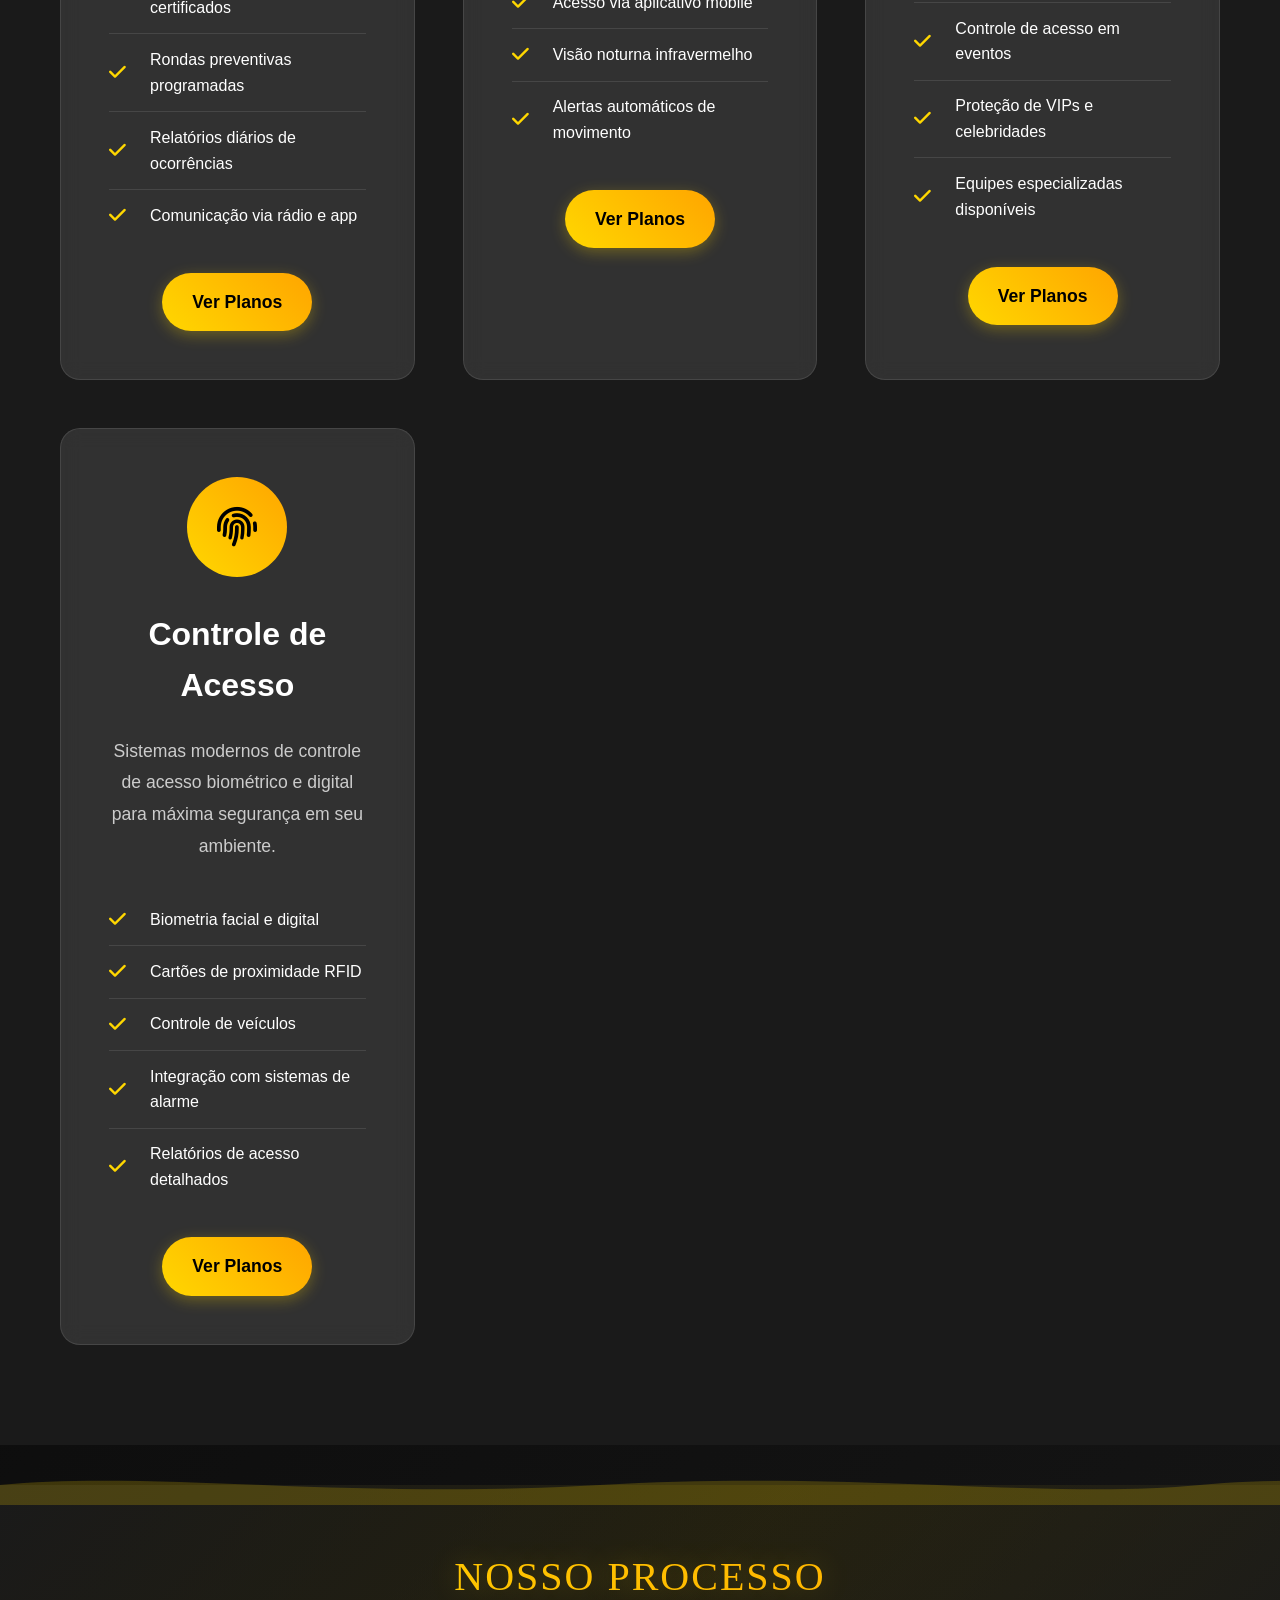
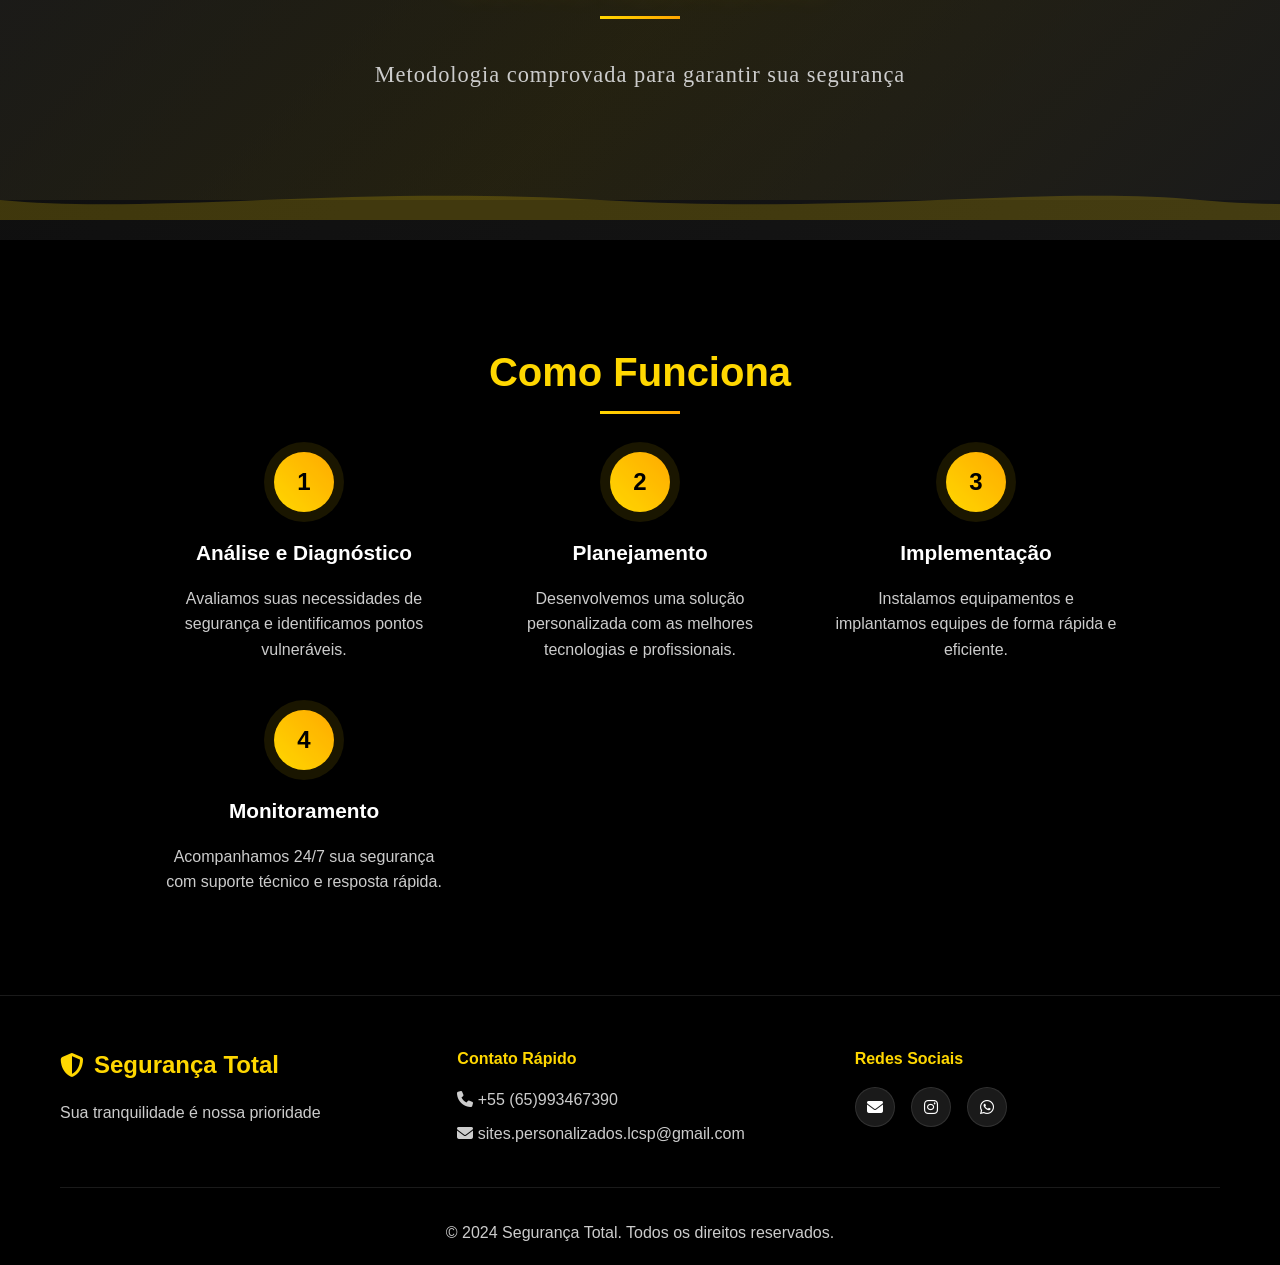
<file: services.html>
<!DOCTYPE html>
<html lang="pt-BR">
<head>
    <meta charset="UTF-8">
    <meta name="viewport" content="width=device-width, initial-scale=1.0">
    <title>Serviços - Segurança Total</title>
    <link rel="stylesheet" href="style.css">
    <link rel="stylesheet" href="https://cdnjs.cloudflare.com/ajax/libs/font-awesome/6.4.0/css/all.min.css">
    <style>
        /* Services Page Specific Styles */
        .services-hero {
            padding: 150px 0 100px;
            text-align: center;
            background: linear-gradient(135deg, var(--primary-dark) 0%, var(--secondary-dark) 100%);
            position: relative;
            overflow: hidden;
        }

        .services-hero-content {
            max-width: 800px;
            margin: 0 auto;
            padding: 0 20px;
        }

        .services-hero-title {
            font-size: 3rem;
            font-weight: bold;
            margin-bottom: 1rem;
            background: linear-gradient(45deg, var(--text-light), var(--neon-yellow));
            -webkit-background-clip: text;
            -webkit-text-fill-color: transparent;
            background-clip: text;
            animation: glow 2s ease-in-out infinite alternate;
        }

        .services-hero-subtitle {
            font-size: 1.3rem;
            color: var(--text-gray);
            margin-bottom: 2rem;
        }

        .services-container {
            padding: 100px 0;
            background: var(--secondary-dark);
        }

        .services-grid {
            display: grid;
            grid-template-columns: repeat(auto-fit, minmax(350px, 1fr));
            gap: 3rem;
            max-width: 1200px;
            margin: 0 auto;
            padding: 0 20px;
        }

        .service-detail-card {
            background: var(--glass-bg);
            backdrop-filter: blur(10px);
            border: 1px solid rgba(255, 255, 255, 0.1);
            border-radius: 20px;
            padding: 3rem;
            text-align: center;
            transition: all 0.3s ease;
            position: relative;
            overflow: hidden;
        }

        .service-detail-card::before {
            content: '';
            position: absolute;
            top: 0;
            left: 0;
            width: 100%;
            height: 3px;
            background: linear-gradient(45deg, var(--accent-yellow), var(--neon-orange));
            transform: scaleX(0);
            transition: transform 0.3s ease;
        }

        .service-detail-card:hover::before {
            transform: scaleX(1);
        }

        .service-detail-card:hover {
            transform: translateY(-15px);
            box-shadow: 0 25px 60px rgba(255, 215, 0, 0.3);
            border-color: var(--accent-yellow);
        }

        .service-detail-icon {
            width: 100px;
            height: 100px;
            background: linear-gradient(45deg, var(--accent-yellow), var(--neon-orange));
            border-radius: 50%;
            display: flex;
            align-items: center;
            justify-content: center;
            font-size: 2.5rem;
            color: var(--primary-dark);
            margin: 0 auto 2rem;
            transition: all 0.3s ease;
        }

        .service-detail-card:hover .service-detail-icon {
            transform: scale(1.1) rotate(5deg);
            box-shadow: 0 15px 35px rgba(255, 215, 0, 0.5);
        }

        .service-detail-title {
            font-size: 2rem;
            color: var(--text-light);
            margin-bottom: 1.5rem;
            font-weight: bold;
        }

        .service-detail-description {
            color: var(--text-gray);
            line-height: 1.8;
            margin-bottom: 2rem;
            font-size: 1.1rem;
        }

        .service-features {
            list-style: none;
            text-align: left;
            margin-bottom: 2rem;
        }

        .service-features li {
            padding: 0.8rem 0;
            border-bottom: 1px solid rgba(255, 255, 255, 0.1);
            color: var(--text-light);
            display: flex;
            align-items: center;
            gap: 1rem;
            transition: all 0.3s ease;
        }

        .service-features li:hover {
            color: var(--neon-yellow);
            transform: translateX(5px);
        }

        .service-features li:last-child {
            border-bottom: none;
        }

        .service-features i {
            color: var(--accent-yellow);
            font-size: 1.2rem;
            min-width: 25px;
        }

        .service-cta {
            display: inline-block;
            background: linear-gradient(45deg, var(--accent-yellow), var(--neon-orange));
            color: var(--primary-dark);
            padding: 15px 30px;
            text-decoration: none;
            border-radius: 50px;
            font-weight: bold;
            font-size: 1.1rem;
            transition: all 0.3s ease;
            box-shadow: 0 4px 15px rgba(255, 215, 0, 0.3);
        }

        .service-cta:hover {
            transform: translateY(-3px);
            box-shadow: 0 8px 25px rgba(255, 215, 0, 0.5);
        }

        .process-section {
            padding: 100px 0;
            background: var(--primary-dark);
        }

        .process-title {
            text-align: center;
            font-size: 2.5rem;
            margin-bottom: 3rem;
            color: var(--accent-yellow);
            position: relative;
        }

        .process-title::after {
            content: '';
            position: absolute;
            bottom: -10px;
            left: 50%;
            transform: translateX(-50%);
            width: 80px;
            height: 3px;
            background: linear-gradient(45deg, var(--accent-yellow), var(--neon-orange));
        }

        .process-steps {
            display: grid;
            grid-template-columns: repeat(auto-fit, minmax(250px, 1fr));
            gap: 3rem;
            max-width: 1000px;
            margin: 0 auto;
            padding: 0 20px;
        }

        .process-step {
            text-align: center;
            position: relative;
        }

        .step-number {
            width: 60px;
            height: 60px;
            background: linear-gradient(45deg, var(--accent-yellow), var(--neon-orange));
            border-radius: 50%;
            display: flex;
            align-items: center;
            justify-content: center;
            font-size: 1.5rem;
            font-weight: bold;
            color: var(--primary-dark);
            margin: 0 auto 1.5rem;
            position: relative;
            z-index: 1;
        }

        .step-number::after {
            content: '';
            position: absolute;
            top: 50%;
            left: 50%;
            transform: translate(-50%, -50%);
            width: 80px;
            height: 80px;
            background: rgba(255, 215, 0, 0.1);
            border-radius: 50%;
            z-index: -1;
            animation: pulse 2s infinite;
        }

        .step-title {
            font-size: 1.3rem;
            color: var(--text-light);
            margin-bottom: 1rem;
            font-weight: bold;
        }

        .step-description {
            color: var(--text-gray);
            line-height: 1.6;
        }

        /* Responsive Design */
        @media (max-width: 768px) {
            .services-hero-title {
                font-size: 2rem;
            }

            .services-grid {
                grid-template-columns: 1fr;
                gap: 2rem;
            }

            .service-detail-card {
                padding: 2rem;
            }

            .process-steps {
                grid-template-columns: 1fr;
                gap: 2rem;
            }
        }

        @media (max-width: 480px) {
            .services-hero-title {
                font-size: 1.5rem;
            }

            .service-detail-icon {
                width: 80px;
                height: 80px;
                font-size: 2rem;
            }

            .service-detail-title {
                font-size: 1.5rem;
            }
        }
    </style>
</head>
<body>
    <!-- Header -->
    <header class="header">
        <nav class="navbar">
            <div class="nav-container">
                <div class="nav-logo">
                    <i class="fas fa-shield-alt"></i>
                    <span>Segurança Total</span>
                </div>
                <ul class="nav-menu">
                    <li class="nav-item">
                        <a href="index.html" class="nav-link">Início</a>
                    </li>
                    <li class="nav-item">
                        <a href="services.html" class="nav-link">Serviços</a>
                    </li>
                    <li class="nav-item">
                        <a href="plans.html" class="nav-link">Planos</a>
                    </li>
                    <li class="nav-item">
                        <a href="about.html" class="nav-link">Sobre Nós</a>
                    </li>
                    <li class="nav-item">
                        <a href="contact.html" class="nav-link">Contato</a>
                    </li>
                    <li class="nav-item">
                        <a href="login.html" class="nav-link login-btn">Área Restrita</a>
                    </li>
                </ul>
                <div class="hamburger">
                    <span class="bar"></span>
                    <span class="bar"></span>
                    <span class="bar"></span>
                </div>
            </div>
        </nav>
    </header>

    <main>
        <!-- Services Hero Section -->
        <section class="services-hero">
            <div class="services-hero-content">
                <h1 class="services-hero-title">Nossos Serviços</h1>
                <p class="services-hero-subtitle">Soluções completas de segurança para proteger seu patrimônio e garantir sua tranquilidade</p>
            </div>
        </section>

        <!-- Section Divider -->
        <div class="section-divider">
            <div class="container">
                <h2 class="section-title">Soluções Especializadas</h2>
                <p class="section-subtitle">Cada serviço desenvolvido com tecnologia de ponta e profissionais qualificados</p>
            </div>
        </div>

        <!-- Services Detail Section -->
        <section class="services-container">
            <div class="services-grid">
                <!-- Vigilância Patrimonial -->
                <div class="service-detail-card">
                    <div class="service-detail-icon">
                        <i class="fas fa-user-shield"></i>
                    </div>
                    <h2 class="service-detail-title">Vigilância Patrimonial</h2>
                    <p class="service-detail-description">
                        Equipes especializadas para proteção contínua de seu patrimônio com profissionais treinados e equipamentos modernos.
                    </p>
                    <ul class="service-features">
                        <li><i class="fas fa-check"></i> Monitoramento 24 horas por dia</li>
                        <li><i class="fas fa-check"></i> Agentes treinados e certificados</li>
                        <li><i class="fas fa-check"></i> Rondas preventivas programadas</li>
                        <li><i class="fas fa-check"></i> Relatórios diários de ocorrências</li>
                        <li><i class="fas fa-check"></i> Comunicação via rádio e app</li>
                    </ul>
                    <a href="plans.html" class="service-cta">Ver Planos</a>
                </div>

                <!-- Monitoramento por Câmeras -->
                <div class="service-detail-card">
                    <div class="service-detail-icon">
                        <i class="fas fa-video"></i>
                    </div>
                    <h2 class="service-detail-title">Monitoramento por Câmeras</h2>
                    <p class="service-detail-description">
                        Sistema de vigilância com câmeras de alta definição e monitoramento em tempo real para total segurança.
                    </p>
                    <ul class="service-features">
                        <li><i class="fas fa-check"></i> Câmeras HD e 4K disponíveis</li>
                        <li><i class="fas fa-check"></i> Gravagem em nuvem por 30 dias</li>
                        <li><i class="fas fa-check"></i> Acesso via aplicativo mobile</li>
                        <li><i class="fas fa-check"></i> Visão noturna infravermelho</li>
                        <li><i class="fas fa-check"></i> Alertas automáticos de movimento</li>
                    </ul>
                    <a href="plans.html" class="service-cta">Ver Planos</a>
                </div>

                <!-- Segurança Privada -->
                <div class="service-detail-card">
                    <div class="service-detail-icon">
                        <i class="fas fa-user-shield"></i>
                    </div>
                    <h2 class="service-detail-title">Segurança Privada</h2>
                    <p class="service-detail-description">
                        Profissionais qualificados para eventos, empresas e residências com total discrição e eficiência.
                    </p>
                    <ul class="service-features">
                        <li><i class="fas fa-check"></i> Segurança para eventos e shows</li>
                        <li><i class="fas fa-check"></i> Escolta armada para executivos</li>
                        <li><i class="fas fa-check"></i> Controle de acesso em eventos</li>
                        <li><i class="fas fa-check"></i> Proteção de VIPs e celebridades</li>
                        <li><i class="fas fa-check"></i> Equipes especializadas disponíveis</li>
                    </ul>
                    <a href="plans.html" class="service-cta">Ver Planos</a>
                </div>

                <!-- Controle de Acesso -->
                <div class="service-detail-card">
                    <div class="service-detail-icon">
                        <i class="fas fa-fingerprint"></i>
                    </div>
                    <h2 class="service-detail-title">Controle de Acesso</h2>
                    <p class="service-detail-description">
                        Sistemas modernos de controle de acesso biométrico e digital para máxima segurança em seu ambiente.
                    </p>
                    <ul class="service-features">
                        <li><i class="fas fa-check"></i> Biometria facial e digital</li>
                        <li><i class="fas fa-check"></i> Cartões de proximidade RFID</li>
                        <li><i class="fas fa-check"></i> Controle de veículos</li>
                        <li><i class="fas fa-check"></i> Integração com sistemas de alarme</li>
                        <li><i class="fas fa-check"></i> Relatórios de acesso detalhados</li>
                    </ul>
                    <a href="plans.html" class="service-cta">Ver Planos</a>
                </div>
            </div>
        </section>

        <!-- Wave Divider -->
        <div class="wave-divider">
            <div class="container">
                <h2 class="section-title">Nosso Processo</h2>
                <p class="section-subtitle">Metodologia comprovada para garantir sua segurança</p>
            </div>
        </div>

        <!-- Process Section -->
        <section class="process-section">
            <div class="container">
                <h2 class="process-title">Como Funciona</h2>
                <div class="process-steps">
                    <div class="process-step">
                        <div class="step-number">1</div>
                        <h3 class="step-title">Análise e Diagnóstico</h3>
                        <p class="step-description">Avaliamos suas necessidades de segurança e identificamos pontos vulneráveis.</p>
                    </div>
                    <div class="process-step">
                        <div class="step-number">2</div>
                        <h3 class="step-title">Planejamento</h3>
                        <p class="step-description">Desenvolvemos uma solução personalizada com as melhores tecnologias e profissionais.</p>
                    </div>
                    <div class="process-step">
                        <div class="step-number">3</div>
                        <h3 class="step-title">Implementação</h3>
                        <p class="step-description">Instalamos equipamentos e implantamos equipes de forma rápida e eficiente.</p>
                    </div>
                    <div class="process-step">
                        <div class="step-number">4</div>
                        <h3 class="step-title">Monitoramento</h3>
                        <p class="step-description">Acompanhamos 24/7 sua segurança com suporte técnico e resposta rápida.</p>
                    </div>
                </div>
            </div>
        </section>
    </main>

    <!-- Footer -->
    <footer class="footer">
        <div class="container">
            <div class="footer-content">
                <div class="footer-section">
                    <div class="footer-logo">
                        <i class="fas fa-shield-alt"></i>
                        <span>Segurança Total</span>
                    </div>
                    <p>Sua tranquilidade é nossa prioridade</p>
                </div>
                <div class="footer-section">
                    <h4>Contato Rápido</h4>
                    <p><i class="fas fa-phone"></i> +55 (65)993467390</p>
                    <p><i class="fas fa-envelope"></i> sites.personalizados.lcsp@gmail.com</p>
                </div>
                <div class="footer-section">
                    <h4>Redes Sociais</h4>
                    <div class="social-links">
                        <a href="https://mail.google.com/mail/?view=cm&to=sites.personalizados.lcsp@gmail.com" target="_blank" aria-label="Email"><i class="fas fa-envelope"></i></a>
                        <a href="https://www.instagram.com/lcsp.web/" target="_blank" aria-label="Instagram"><i class="fab fa-instagram"></i></a>
                        <a href="#" aria-label="WhatsApp"><i class="fab fa-whatsapp"></i></a>
                    </div>
                </div>
            </div>
            <div class="footer-bottom">
                <p>&copy; 2024 Segurança Total. Todos os direitos reservados.</p>
            </div>
        </div>
    </footer>

    <script>
        // Mobile menu toggle
        const hamburger = document.querySelector('.hamburger');
        const navMenu = document.querySelector('.nav-menu');

        hamburger.addEventListener('click', () => {
            hamburger.classList.toggle('active');
            navMenu.classList.toggle('active');
        });

        // Close mobile menu when clicking on a link
        document.querySelectorAll('.nav-link').forEach(link => {
            link.addEventListener('click', () => {
                hamburger.classList.remove('active');
                navMenu.classList.remove('active');
            });
        });

        // Header scroll effect
        window.addEventListener('scroll', () => {
            const header = document.querySelector('.header');
            if (window.scrollY > 100) {
                header.style.background = 'rgba(0, 0, 0, 0.98)';
                header.style.boxShadow = '0 4px 30px rgba(0, 0, 0, 0.5)';
            } else {
                header.style.background = 'rgba(0, 0, 0, 0.95)';
                header.style.boxShadow = '0 2px 20px rgba(0, 0, 0, 0.3)';
            }
        });

        // Intersection Observer for animations
        const observerOptions = {
            threshold: 0.1,
            rootMargin: '0px 0px -50px 0px'
        };

        const observer = new IntersectionObserver((entries) => {
            entries.forEach(entry => {
                if (entry.isIntersecting) {
                    entry.target.style.opacity = '1';
                    entry.target.style.transform = 'translateY(0)';
                }
            });
        }, observerOptions);

        // Apply animation to service cards
        document.addEventListener('DOMContentLoaded', () => {
            const serviceCards = document.querySelectorAll('.service-detail-card');
            serviceCards.forEach((card, index) => {
                card.style.opacity = '0';
                card.style.transform = 'translateY(30px)';
                card.style.transition = `opacity 0.6s ease ${index * 0.1}s, transform 0.6s ease ${index * 0.1}s`;
                observer.observe(card);
            });

            // Apply animation to process steps
            const processSteps = document.querySelectorAll('.process-step');
            processSteps.forEach((step, index) => {
                step.style.opacity = '0';
                step.style.transform = 'translateX(-30px)';
                step.style.transition = `opacity 0.6s ease ${index * 0.1}s, transform 0.6s ease ${index * 0.1}s`;
                observer.observe(step);
            });
        });
    </script>

    <!-- Watermark -->
    <div class="watermark">
        <img src="assets/marca d'água off.png" alt="Marca d'água">
    </div>
</body>
</html>
</file>
<file: style.css>
/* Reset e Configurações Base */
* {
    margin: 0;
    padding: 0;
    box-sizing: border-box;
}

:root {
    --primary-dark: #000000;
    --secondary-dark: #1a1a1a;
    --accent-yellow: #FFD700;
    --neon-yellow: #FFEB3B;
    --neon-orange: #FFA500;
    --text-light: #ffffff;
    --text-gray: #cccccc;
    --card-bg: rgba(26, 26, 26, 0.8);
    --glass-bg: rgba(255, 255, 255, 0.1);
    --shadow: 0 8px 32px rgba(0, 0, 0, 0.5);
}

html {
    scroll-behavior: smooth;
}

body {
    font-family: 'Segoe UI', Tahoma, Geneva, Verdana, sans-serif;
    background: linear-gradient(135deg, var(--primary-dark) 0%, var(--secondary-dark) 100%);
    color: var(--text-light);
    line-height: 1.6;
    overflow-x: hidden;
}

/* Section Title Styles */
.section-title {
    font-family: 'Georgia', 'Times New Roman', serif;
    font-size: 3.5rem;
    font-weight: 300;
    letter-spacing: 2px;
    text-transform: uppercase;
    margin-bottom: 2rem;
    background: linear-gradient(45deg, var(--accent-yellow), var(--neon-orange));
    -webkit-background-clip: text;
    -webkit-text-fill-color: transparent;
    background-clip: text;
    text-shadow: 0 0 30px rgba(255, 215, 0, 0.3);
}

.section-subtitle {
    font-family: 'Georgia', 'Times New Roman', serif;
    font-size: 1.4rem;
    font-weight: 300;
    color: var(--text-gray);
    margin-bottom: 3rem;
    letter-spacing: 1px;
    text-align: center;
}

/* Section Dividers */
.section-divider {
    position: relative;
    padding: 80px 0;
    margin: 40px 0;
    background: linear-gradient(45deg, var(--secondary-dark), rgba(255, 215, 0, 0.05), var(--secondary-dark));
    border-top: 2px solid rgba(255, 215, 0, 0.2);
    border-bottom: 2px solid rgba(255, 215, 0, 0.2);
    overflow: hidden;
}

.section-divider::before {
    content: '';
    position: absolute;
    top: 0;
    left: -100%;
    width: 100%;
    height: 2px;
    background: linear-gradient(90deg, transparent, var(--accent-yellow), transparent);
    animation: slideIn 3s ease-in-out infinite;
}

.section-divider::after {
    content: '';
    position: absolute;
    bottom: 0;
    right: -100%;
    width: 100%;
    height: 2px;
    background: linear-gradient(90deg, transparent, var(--accent-yellow), transparent);
    animation: slideIn 3s ease-in-out infinite reverse;
}

@keyframes slideIn {
    0% { transform: translateX(0); }
    100% { transform: translateX(200%); }
}

.section-divider-alt {
    position: relative;
    padding: 60px 0;
    margin: 30px 0;
    text-align: center;
    background: var(--glass-bg);
    backdrop-filter: blur(10px);
    border-left: 4px solid var(--accent-yellow);
    border-right: 4px solid var(--accent-yellow);
    box-shadow: 0 0 30px rgba(255, 215, 0, 0.1);
}

.section-divider-alt::before {
    content: '';
    position: absolute;
    top: 50%;
    left: 50%;
    transform: translate(-50%, -50%);
    width: 60px;
    height: 60px;
    background: var(--accent-yellow);
    border-radius: 50%;
    opacity: 0.1;
    animation: pulse 2s ease-in-out infinite;
}

@keyframes pulse {
    0%, 100% { transform: translate(-50%, -50%) scale(1); opacity: 0.1; }
    50% { transform: translate(-50%, -50%) scale(1.2); opacity: 0.2; }
}

.wave-divider {
    position: relative;
    padding: 60px 0;
    margin: 40px 0;
    background: linear-gradient(135deg, var(--secondary-dark), rgba(255, 215, 0, 0.08), var(--secondary-dark));
}

.wave-divider::before {
    content: '';
    position: absolute;
    top: -20px;
    left: 0;
    width: 100%;
    height: 40px;
    background: url("data:image/svg+xml,%3Csvg xmlns='http://www.w3.org/2000/svg' viewBox='0 0 1200 40'%3E%3Cpath fill='%23FFD700' fill-opacity='0.2' d='M0,20 C150,5 350,35 600,20 C850,5 1050,35 1200,20 L1200,40 L0,40 Z'%3E%3C/path%3E%3C/svg%3E") repeat-x;
    background-size: 1200px 40px;
}

.wave-divider::after {
    content: '';
    position: absolute;
    bottom: -20px;
    left: 0;
    width: 100%;
    height: 40px;
    background: url("data:image/svg+xml,%3Csvg xmlns='http://www.w3.org/2000/svg' viewBox='0 0 1200 40'%3E%3Cpath fill='%23FFD700' fill-opacity='0.2' d='M0,20 C150,35 350,5 600,20 C850,35 1050,5 1200,20 L1200,40 L0,40 Z'%3E%3C/path%3E%3C/svg%3E") repeat-x;
    background-size: 1200px 40px;
}

/* Watermark */
.watermark {
    position: fixed;
    bottom: 20px;
    right: 20px;
    width: 180px;
    height: auto;
    opacity: 0.12;
    pointer-events: none;
    z-index: 1;
    user-select: none;
    -webkit-user-select: none;
    -moz-user-select: none;
    -ms-user-select: none;
}

.watermark img {
    width: 100%;
    height: auto;
    object-fit: contain;
    filter: grayscale(0.3);
}

/* Responsive watermark */
@media (max-width: 768px) {
    .watermark {
        width: 140px;
        bottom: 15px;
        right: 15px;
    }
}

@media (max-width: 480px) {
    .watermark {
        width: 100px;
        bottom: 10px;
        right: 10px;
    }
}

.container {
    max-width: 1200px;
    margin: 0 auto;
    padding: 0 20px;
}

/* Header e Navegação */
.header {
    position: fixed;
    top: 0;
    width: 100%;
    background: rgba(10, 14, 39, 0.95);
    backdrop-filter: blur(10px);
    z-index: 1000;
    box-shadow: 0 2px 20px rgba(0, 0, 0, 0.3);
}

.navbar {
    padding: 1rem 0;
}

.nav-container {
    max-width: 1200px;
    margin: 0 auto;
    padding: 0 20px;
    display: flex;
    justify-content: space-between;
    align-items: center;
}

.nav-logo {
    display: flex;
    align-items: center;
    gap: 10px;
    font-size: 1.5rem;
    font-weight: bold;
    color: var(--accent-yellow);
}

.nav-logo i {
    font-size: 2rem;
}

.nav-menu {
    display: flex;
    list-style: none;
    gap: 2rem;
}

.nav-link {
    color: var(--text-light);
    text-decoration: none;
    font-weight: 500;
    transition: all 0.3s ease;
    position: relative;
}

.nav-link:hover {
    color: var(--neon-yellow);
}

.nav-link::after {
    content: '';
    position: absolute;
    bottom: -5px;
    left: 0;
    width: 0;
    height: 2px;
    background: var(--accent-yellow);
    transition: width 0.3s ease;
}

.nav-link:hover::after {
    width: 100%;
}

.login-btn {
    background: linear-gradient(45deg, var(--accent-yellow), var(--neon-orange));
    padding: 8px 20px;
    border-radius: 25px;
    border: none;
    cursor: pointer;
    transition: all 0.3s ease;
}

.login-btn:hover {
    transform: translateY(-2px);
    box-shadow: 0 5px 15px rgba(255, 215, 0, 0.4);
}

.hamburger {
    display: none;
    flex-direction: column;
    cursor: pointer;
}

.bar {
    width: 25px;
    height: 3px;
    background: var(--text-light);
    margin: 3px 0;
    transition: 0.3s;
}

/* Seção Hero */
.hero {
    height: 100vh;
    position: relative;
    display: flex;
    align-items: center;
    justify-content: center;
    overflow: hidden;
}

.hero-bg {
    position: absolute;
    top: 0;
    left: 0;
    width: 100%;
    height: 100%;
    background: linear-gradient(135deg, #000000 0%, #0a0a0a 30%, #1a1a1a 60%, #2a2a00 85%, #4a4a00 100%);
    z-index: -2;
}

.security-overlay {
    position: absolute;
    top: 0;
    left: 0;
    width: 100%;
    height: 100%;
    background: none;
    z-index: -1;
}

.bubbles-container {
    position: absolute;
    top: 0;
    left: 0;
    width: 100%;
    height: 100%;
    overflow: hidden;
    z-index: -1;
}

.bubble {
    position: absolute;
    bottom: -100px;
    background-image: url("assets/bolhinha amarela.png");
    background-size: contain;
    background-repeat: no-repeat;
    background-position: center;
    border-radius: 50%;
    animation: floatUp linear infinite;
    opacity: 0.08;
    filter: brightness(1.3) contrast(1.1);
    box-shadow: 0 0 10px rgba(255, 215, 0, 0.2), 0 0 15px rgba(255, 215, 0, 0.1);
}

.bubble-1 {
    width: 60px;
    height: 60px;
    left: 10%;
    animation-duration: 12s;
    animation-delay: 0s;
}

.bubble-2 {
    width: 45px;
    height: 45px;
    left: 20%;
    animation-duration: 15s;
    animation-delay: 2s;
}

.bubble-3 {
    width: 80px;
    height: 80px;
    left: 35%;
    animation-duration: 18s;
    animation-delay: 4s;
}

.bubble-4 {
    width: 55px;
    height: 55px;
    left: 50%;
    animation-duration: 14s;
    animation-delay: 1s;
}

.bubble-5 {
    width: 70px;
    height: 70px;
    left: 65%;
    animation-duration: 20s;
    animation-delay: 3s;
}

.bubble-6 {
    width: 50px;
    height: 50px;
    left: 80%;
    animation-duration: 16s;
    animation-delay: 5s;
}

.bubble-7 {
    width: 58px;
    height: 58px;
    left: 15%;
    animation-duration: 13s;
    animation-delay: 6s;
}

.bubble-8 {
    width: 65px;
    height: 65px;
    left: 45%;
    animation-duration: 17s;
    animation-delay: 7s;
}

.bubble-9 {
    width: 48px;
    height: 48px;
    left: 70%;
    animation-duration: 19s;
    animation-delay: 8s;
}

.bubble-10 {
    width: 75px;
    height: 75px;
    left: 25%;
    animation-duration: 21s;
    animation-delay: 9s;
}

.bubble-11 {
    width: 52px;
    height: 52px;
    left: 55%;
    animation-duration: 11s;
    animation-delay: 10s;
}

.bubble-12 {
    width: 56px;
    height: 56px;
    left: 85%;
    animation-duration: 22s;
    animation-delay: 11s;
}

@keyframes floatUp {
    0% {
        bottom: -100px;
        transform: translateX(0) scale(1);
        opacity: 0;
    }
    10% {
        opacity: 0.6;
    }
    50% {
        transform: translateX(50px) scale(1.1);
        opacity: 0.8;
    }
    90% {
        opacity: 0.4;
    }
    100% {
        bottom: 110vh;
        transform: translateX(-30px) scale(0.8);
        opacity: 0;
    }
}

@keyframes float {
    0% { transform: translateX(0) translateY(0); }
    50% { transform: translateX(-50px) translateY(-50px); }
    100% { transform: translateX(0) translateY(0); }
}

.hero-content {
    text-align: center;
    z-index: 1;
    max-width: 800px;
    padding: 0 20px;
}

.hero-title {
    font-size: 4rem;
    font-weight: bold;
    margin-bottom: 1rem;
    background: linear-gradient(45deg, var(--text-light), var(--neon-yellow));
    -webkit-background-clip: text;
    -webkit-text-fill-color: transparent;
    background-clip: text;
    animation: glow 2s ease-in-out infinite alternate;
}

@keyframes glow {
    from { text-shadow: 0 0 10px rgba(255, 215, 0, 0.5); }
    to { text-shadow: 0 0 20px rgba(255, 215, 0, 0.8), 0 0 30px rgba(255, 215, 0, 0.6); }
}

.hero-subtitle {
    font-size: 1.5rem;
    color: var(--text-gray);
    margin-bottom: 2rem;
}

.cta-button {
    display: inline-block;
    background: linear-gradient(45deg, var(--accent-yellow), var(--neon-orange));
    color: var(--primary-dark);
    padding: 15px 40px;
    text-decoration: none;
    border-radius: 50px;
    font-weight: bold;
    font-size: 1.1rem;
    transition: all 0.3s ease;
    box-shadow: 0 4px 15px rgba(255, 215, 0, 0.3);
}

.cta-button:hover {
    transform: translateY(-3px);
    box-shadow: 0 8px 25px rgba(255, 215, 0, 0.5);
}

/* Seção de Serviços */
.services {
    padding: 100px 0;
    background: var(--secondary-dark);
}

.section-title {
    text-align: center;
    font-size: 2.5rem;
    margin-bottom: 3rem;
    color: var(--accent-yellow);
    position: relative;
}

.section-title::after {
    content: '';
    position: absolute;
    bottom: -10px;
    left: 50%;
    transform: translateX(-50%);
    width: 80px;
    height: 3px;
    background: linear-gradient(45deg, var(--accent-yellow), var(--neon-orange));
}

.services-grid {
    display: grid;
    grid-template-columns: repeat(auto-fit, minmax(280px, 1fr));
    gap: 2rem;
}

.service-card {
    background: var(--glass-bg);
    backdrop-filter: blur(10px);
    border: 1px solid rgba(255, 255, 255, 0.1);
    border-radius: 15px;
    padding: 2rem;
    text-align: center;
    transition: all 0.3s ease;
    position: relative;
    overflow: hidden;
}

.service-card::before {
    content: '';
    position: absolute;
    top: 0;
    left: 0;
    width: 100%;
    height: 2px;
    background: linear-gradient(45deg, var(--accent-yellow), var(--neon-orange));
    transform: scaleX(0);
    transition: transform 0.3s ease;
}

.service-card:hover::before {
    transform: scaleX(1);
}

.service-card:hover {
    transform: translateY(-10px);
    box-shadow: 0 15px 40px rgba(255, 215, 0, 0.2);
    border-color: var(--accent-yellow);
}

.service-icon {
    width: 80px;
    height: 80px;
    margin: 0 auto 1.5rem;
    background: linear-gradient(45deg, var(--accent-yellow), var(--neon-orange));
    border-radius: 50%;
    display: flex;
    align-items: center;
    justify-content: center;
    font-size: 2rem;
    color: var(--primary-dark);
    transition: all 0.3s ease;
}

.service-card:hover .service-icon {
    transform: scale(1.1) rotate(5deg);
    box-shadow: 0 10px 25px rgba(255, 215, 0, 0.4);
}

.service-card h3 {
    font-size: 1.5rem;
    margin-bottom: 1rem;
    color: var(--text-light);
}

.service-card p {
    color: var(--text-gray);
    line-height: 1.6;
}

/* Seção Sobre Nós */
.about {
    padding: 100px 0;
    background: var(--primary-dark);
}

.about-content {
    display: grid;
    grid-template-columns: 1fr 1fr;
    gap: 4rem;
    align-items: center;
}

.about-text p {
    color: var(--text-gray);
    margin-bottom: 1.5rem;
    font-size: 1.1rem;
}

.about-stats {
    display: grid;
    grid-template-columns: repeat(3, 1fr);
    gap: 2rem;
    margin-top: 3rem;
}

.stat {
    text-align: center;
    padding: 1.5rem;
    background: var(--glass-bg);
    backdrop-filter: blur(10px);
    border-radius: 10px;
    border: 1px solid rgba(255, 255, 255, 0.1);
}

.stat h3 {
    font-size: 2.5rem;
    color: var(--accent-yellow);
    margin-bottom: 0.5rem;
}

.stat p {
    color: var(--text-gray);
    font-size: 1rem;
}

.about-image {
    display: flex;
    justify-content: center;
    align-items: center;
}

.security-badge {
    width: 300px;
    height: 300px;
    background: linear-gradient(45deg, var(--accent-yellow), var(--neon-orange));
    border-radius: 50%;
    display: flex;
    align-items: center;
    justify-content: center;
    font-size: 8rem;
    color: var(--primary-dark);
    animation: pulse 2s infinite;
    box-shadow: 0 20px 40px rgba(255, 215, 0, 0.3);
}

@keyframes pulse {
    0% { transform: scale(1); }
    50% { transform: scale(1.05); }
    100% { transform: scale(1); }
}

/* Seção de Contato */
.contact {
    padding: 100px 0;
    background: var(--secondary-dark);
}

.contact-content {
    display: grid;
    grid-template-columns: 1fr 1fr;
    gap: 4rem;
}

.contact-info {
    display: flex;
    flex-direction: column;
    gap: 2rem;
}

.contact-item {
    display: flex;
    align-items: center;
    gap: 1.5rem;
    padding: 1.5rem;
    background: var(--glass-bg);
    backdrop-filter: blur(10px);
    border-radius: 10px;
    border: 1px solid rgba(255, 255, 255, 0.1);
    transition: all 0.3s ease;
}

.contact-item:hover {
    transform: translateX(10px);
    border-color: var(--accent-yellow);
}

.contact-item i {
    font-size: 2rem;
    color: var(--accent-yellow);
    width: 50px;
    text-align: center;
}

.contact-item h4 {
    color: var(--text-light);
    margin-bottom: 0.5rem;
}

.contact-item p {
    color: var(--text-gray);
}

.contact-form {
    background: var(--glass-bg);
    backdrop-filter: blur(10px);
    border: 1px solid rgba(255, 255, 255, 0.1);
    border-radius: 15px;
    padding: 2rem;
}

.form-group {
    margin-bottom: 1.5rem;
}

.form-group input,
.form-group textarea {
    width: 100%;
    padding: 15px;
    background: rgba(255, 255, 255, 0.05);
    border: 1px solid rgba(255, 255, 255, 0.1);
    border-radius: 8px;
    color: var(--text-light);
    font-size: 1rem;
    transition: all 0.3s ease;
}

.form-group input:focus,
.form-group textarea:focus {
    outline: none;
    border-color: var(--accent-yellow);
    background: rgba(255, 255, 255, 0.1);
    box-shadow: 0 0 15px rgba(255, 215, 0, 0.2);
}

.form-group input::placeholder,
.form-group textarea::placeholder {
    color: var(--text-gray);
}

.submit-btn {
    width: 100%;
    padding: 15px;
    background: linear-gradient(45deg, var(--accent-yellow), var(--neon-orange));
    color: var(--primary-dark);
    border: none;
    border-radius: 8px;
    font-size: 1.1rem;
    font-weight: bold;
    cursor: pointer;
    transition: all 0.3s ease;
}

.submit-btn:hover {
    transform: translateY(-2px);
    box-shadow: 0 8px 25px rgba(255, 215, 0, 0.4);
}

/* Footer */
.footer {
    background: var(--primary-dark);
    padding: 50px 0 20px;
    border-top: 1px solid rgba(255, 255, 255, 0.1);
}

.footer-content {
    display: grid;
    grid-template-columns: repeat(auto-fit, minmax(250px, 1fr));
    gap: 2rem;
    margin-bottom: 2rem;
}

.footer-section h4 {
    color: var(--accent-yellow);
    margin-bottom: 1rem;
}

.footer-logo {
    display: flex;
    align-items: center;
    gap: 10px;
    font-size: 1.5rem;
    font-weight: bold;
    color: var(--accent-yellow);
    margin-bottom: 1rem;
}

.footer-section p {
    color: var(--text-gray);
    margin-bottom: 0.5rem;
}

.social-links {
    display: flex;
    gap: 1rem;
}

.social-links a {
    width: 40px;
    height: 40px;
    background: var(--glass-bg);
    border: 1px solid rgba(255, 255, 255, 0.1);
    border-radius: 50%;
    display: flex;
    align-items: center;
    justify-content: center;
    color: var(--text-light);
    text-decoration: none;
    transition: all 0.3s ease;
}

.social-links a:hover {
    background: var(--accent-yellow);
    color: var(--primary-dark);
    transform: translateY(-3px);
}

.footer-bottom {
    text-align: center;
    padding-top: 2rem;
    border-top: 1px solid rgba(255, 255, 255, 0.1);
    color: var(--text-gray);
}

/* Responsividade */
@media (max-width: 768px) {
    .hamburger {
        display: flex;
    }

    .nav-menu {
        position: fixed;
        left: -100%;
        top: 70px;
        flex-direction: column;
        background: rgba(10, 14, 39, 0.98);
        width: 100%;
        text-align: center;
        transition: 0.3s;
        padding: 2rem 0;
    }

    .nav-menu.active {
        left: 0;
    }

    .hero-title {
        font-size: 2.5rem;
    }

    .hero-subtitle {
        font-size: 1.2rem;
    }

    .about-content {
        grid-template-columns: 1fr;
        gap: 2rem;
    }

    .contact-content {
        grid-template-columns: 1fr;
        gap: 2rem;
    }

    .about-stats {
        grid-template-columns: 1fr;
        gap: 1rem;
    }

    .security-badge {
        width: 200px;
        height: 200px;
        font-size: 5rem;
    }

    .section-title {
        font-size: 2rem;
    }

    .services-grid {
        grid-template-columns: 1fr;
    }
}

@media (max-width: 480px) {
    .container {
        padding: 0 15px;
    }

    .hero-title {
        font-size: 2rem;
    }

    .hero-subtitle {
        font-size: 1rem;
    }

    .cta-button {
        padding: 12px 30px;
        font-size: 1rem;
    }

    .service-card {
        padding: 1.5rem;
    }

    .contact-form {
        padding: 1.5rem;
    }
}
</file>
